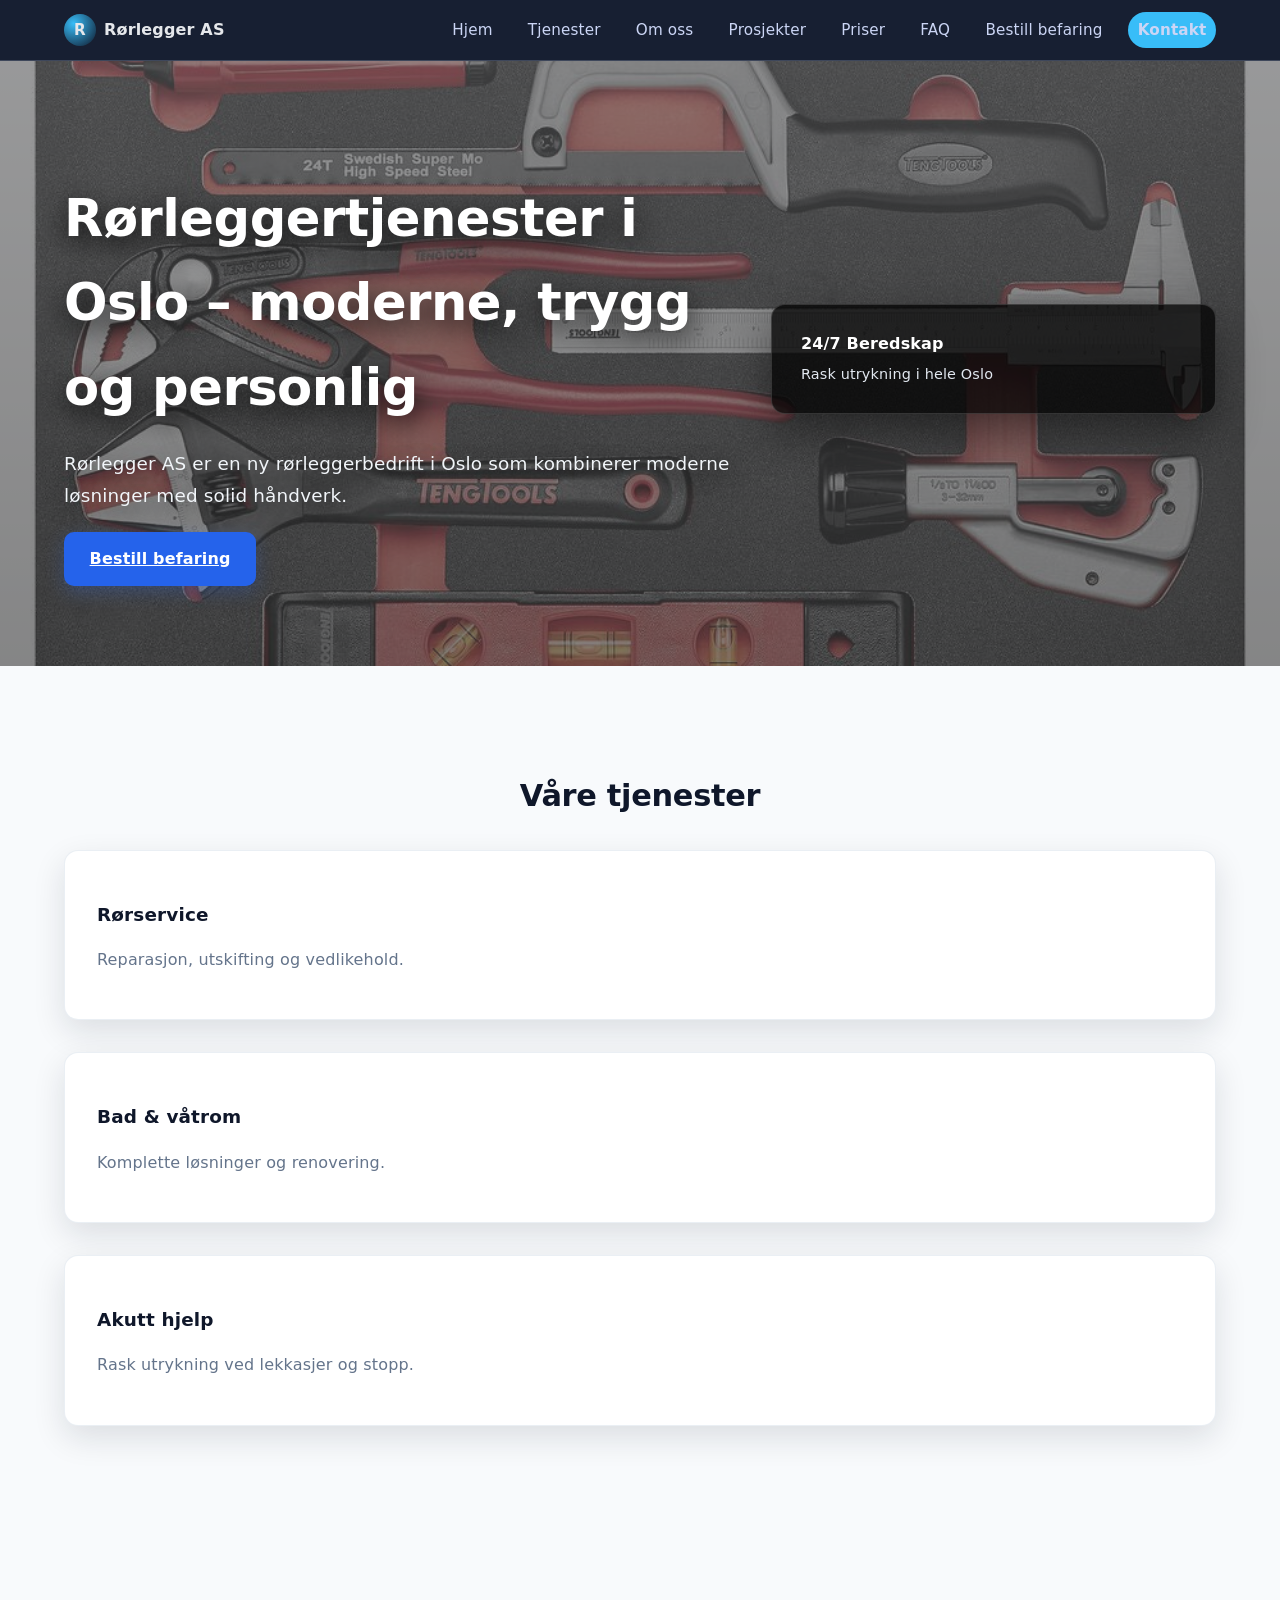
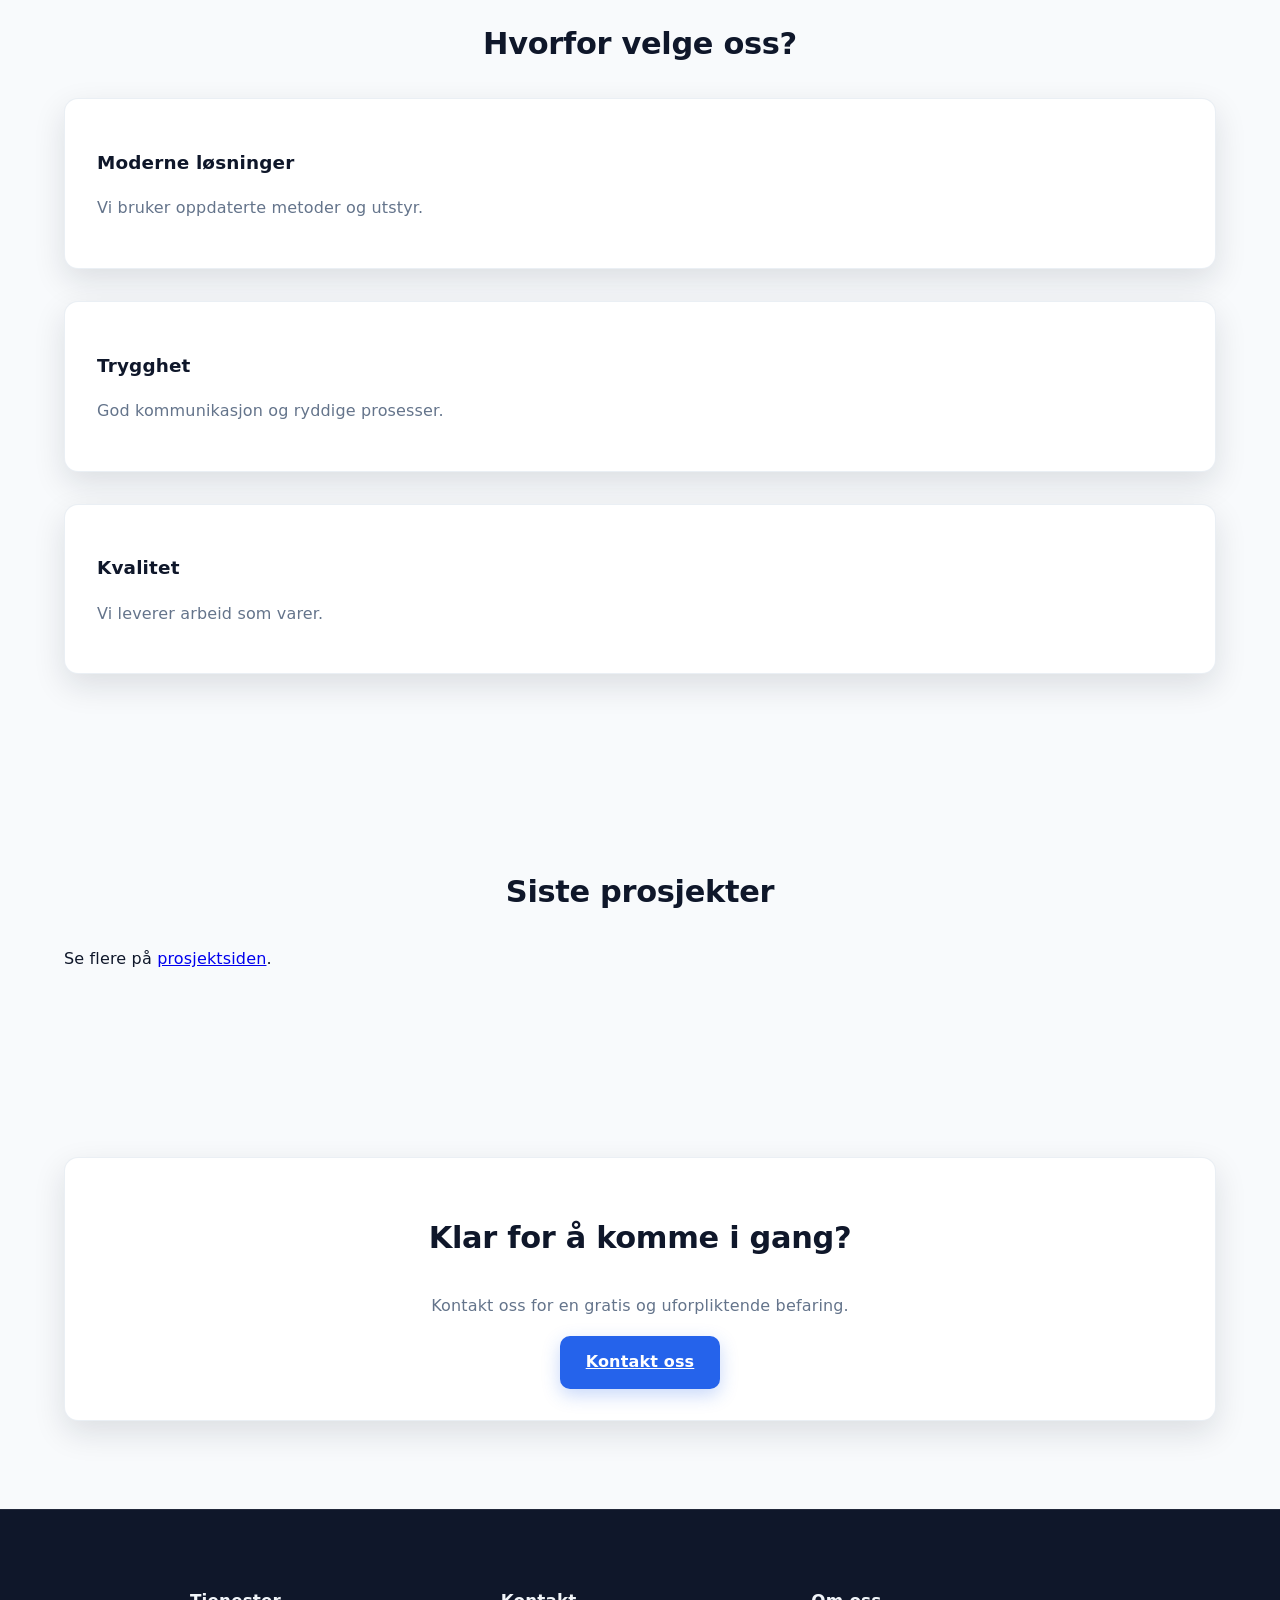
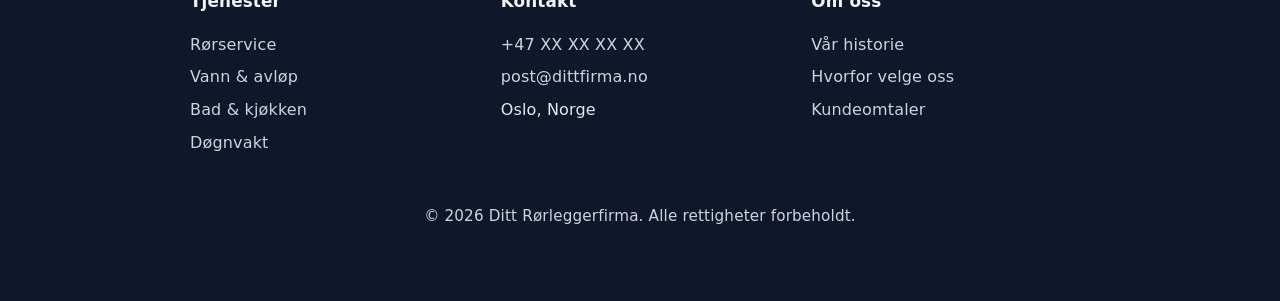
<file: index.html>
<!DOCTYPE html>
<html lang="no">
<head>
    <meta charset="UTF-8">
    <meta name="viewport" content="width=device-width, initial-scale=1.0">
    <title>Rørlegger AS – Din rørlegger i Oslo</title>
    <link rel="stylesheet" href="css/style.css">
</head>

<body>

    <header class="site-header">
        <div class="container header-inner">
            <div class="logo">
                <span class="logo-mark">R</span>
                <span class="logo-text">Rørlegger AS</span>
            </div>

            <nav class="main-nav">
                <a href="index.html" class="active">Hjem</a>
                <a href="tjenester.html">Tjenester</a>
                <a href="om-oss.html">Om oss</a>
                <a href="prosjekter.html">Prosjekter</a>
                <a href="priser.html">Priser</a>
                <a href="faq.html">FAQ</a>
                <a href="bestill-befaring.html">Bestill befaring</a>
                <a href="kontakt.html" class="nav-cta">Kontakt</a>
            </nav>
        </div>
    </header>

    <main>

        <!-- HERO -->
        <section class="hero">
            <div class="hero-bg-overlay"></div>

            <div class="container hero-inner">
                <div class="hero-text">
                    <h1>Rørleggertjenester i Oslo – moderne, trygg og personlig</h1>
                    <p>Rørlegger AS er en ny rørleggerbedrift i Oslo som kombinerer moderne løsninger med solid håndverk.</p>
                    <a href="bestill-befaring.html" class="btn btn-primary">Bestill befaring</a>
                </div>

                <div class="hero-badge">
                    <p>24/7 Beredskap</p>
                    <span>Rask utrykning i hele Oslo</span>
                </div>
            </div>
        </section>

        <!-- TJENESTER -->
        <section class="section">
            <div class="container">
                <h2>Våre tjenester</h2>

                <div class="grid">
                    <div class="card">
                        <h3>Rørservice</h3>
                        <p>Reparasjon, utskifting og vedlikehold.</p>
                    </div>

                    <div class="card">
                        <h3>Bad & våtrom</h3>
                        <p>Komplette løsninger og renovering.</p>
                    </div>

                    <div class="card">
                        <h3>Akutt hjelp</h3>
                        <p>Rask utrykning ved lekkasjer og stopp.</p>
                    </div>
                </div>
            </div>
        </section>

        <!-- HVORFOR OSS -->
        <section class="section">
            <div class="container">
                <h2>Hvorfor velge oss?</h2>

                <div class="grid">
                    <div class="card">
                        <h3>Moderne løsninger</h3>
                        <p>Vi bruker oppdaterte metoder og utstyr.</p>
                    </div>

                    <div class="card">
                        <h3>Trygghet</h3>
                        <p>God kommunikasjon og ryddige prosesser.</p>
                    </div>

                    <div class="card">
                        <h3>Kvalitet</h3>
                        <p>Vi leverer arbeid som varer.</p>
                    </div>
                </div>
            </div>
        </section>

        <!-- PROSJEKTER -->
        <section class="section">
            <div class="container">
                <h2>Siste prosjekter</h2>
                <p>Se flere på <a href="prosjekter.html">prosjektsiden</a>.</p>
            </div>
        </section>

        <!-- CTA -->
        <section class="section">
            <div class="container">
                <div class="card" style="text-align: center;">
                    <h2>Klar for å komme i gang?</h2>
                    <p>Kontakt oss for en gratis og uforpliktende befaring.</p>
                    <a href="kontakt.html" class="btn btn-primary">Kontakt oss</a>
                </div>
            </div>
        </section>

    </main>

    <footer>
        <div class="footer-grid">

            <div>
                <h4>Tjenester</h4>
                <ul>
                    <li><a href="/tjenester.html">Rørservice</a></li>
                    <li><a href="/tjenester.html">Vann & avløp</a></li>
                    <li><a href="/tjenester.html">Bad & kjøkken</a></li>
                    <li><a href="/tjenester.html">Døgnvakt</a></li>
                </ul>
            </div>

            <div>
                <h4>Kontakt</h4>
                <ul>
                    <li><a href="tel:+47XXXXXXXX">+47 XX XX XX XX</a></li>
                    <li><a href="mailto:post@dittfirma.no">post@dittfirma.no</a></li>
                    <li>Oslo, Norge</li>
                </ul>
            </div>

            <div>
                <h4>Om oss</h4>
                <ul>
                    <li><a href="/om-oss.html">Vår historie</a></li>
                    <li><a href="/om-oss.html">Hvorfor velge oss</a></li>
                    <li><a href="/om-oss.html">Kundeomtaler</a></li>
                </ul>
            </div>

        </div>

        <p>© 2026 Ditt Rørleggerfirma. Alle rettigheter forbeholdt.</p>
    </footer>

</body>
</html>
</file>
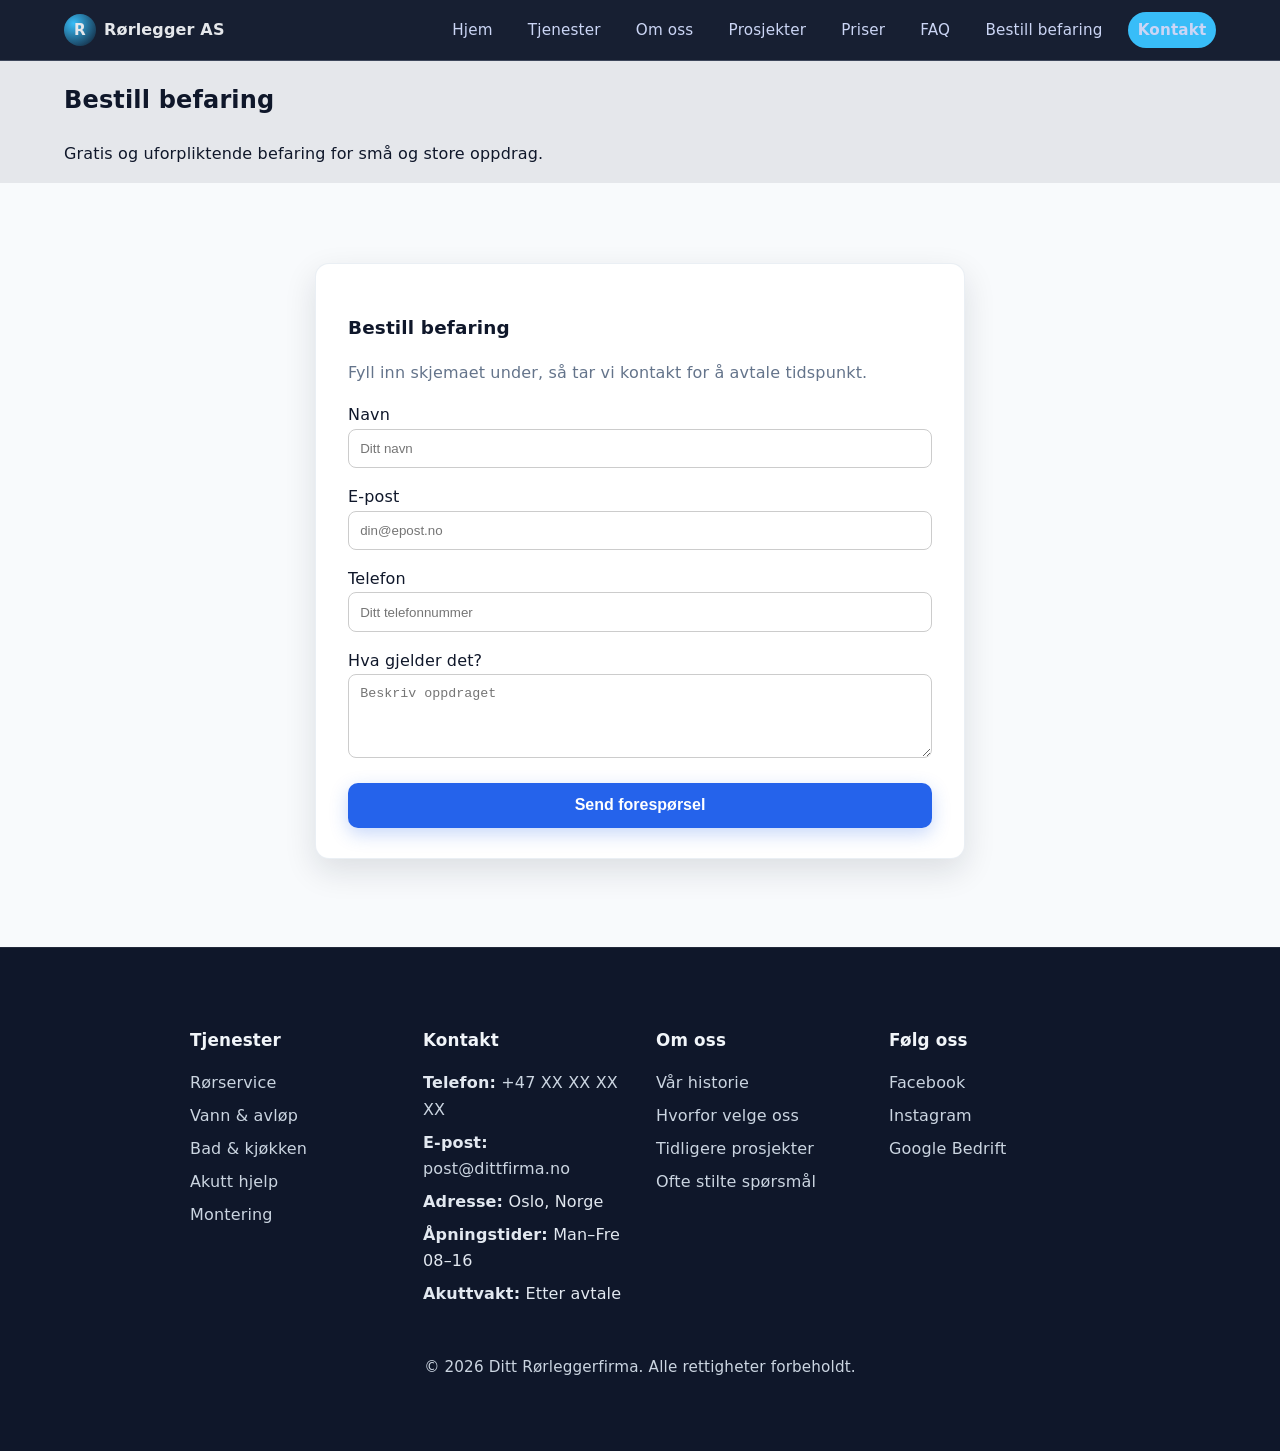
<file: bestill-befaring.html>
<!DOCTYPE html>
<html lang="no">
<head>
    <meta charset="UTF-8">
    <meta name="viewport" content="width=device-width, initial-scale=1.0">
    <title>Bestill befaring – Rørlegger AS</title>
    <link rel="stylesheet" href="css/style.css">
</head>

<body>

    <header class="site-header">
        <div class="container header-inner">
            <div class="logo">
                <span class="logo-mark">R</span>
                <span class="logo-text">Rørlegger AS</span>
            </div>

            <nav class="main-nav">
                <a href="index.html">Hjem</a>
                <a href="tjenester.html">Tjenester</a>
                <a href="om-oss.html">Om oss</a>
                <a href="prosjekter.html">Prosjekter</a>
                <a href="priser.html">Priser</a>
                <a href="faq.html">FAQ</a>
                <a href="bestill-befaring.html" class="active">Bestill befaring</a>
                <a href="kontakt.html" class="nav-cta">Kontakt</a>
            </nav>
        </div>
    </header>

    <main>

        <section class="sub-hero">
            <div class="container">
                <h1>Bestill befaring</h1>
                <p>Gratis og uforpliktende befaring for små og store oppdrag.</p>
            </div>
        </section>

        <section class="section">
            <div class="container" style="max-width: 650px;">

                <div class="card">
                    <h3>Bestill befaring</h3>
                    <p>Fyll inn skjemaet under, så tar vi kontakt for å avtale tidspunkt.</p>

                    <form style="display: grid; gap: 1rem; margin-top: 1rem;">

                        <div>
                            <label>Navn</label>
                            <input type="text" placeholder="Ditt navn" style="width:100%; padding:0.7rem; border-radius:8px; border:1px solid #ccc;">
                        </div>

                        <div>
                            <label>E‑post</label>
                            <input type="email" placeholder="din@epost.no" style="width:100%; padding:0.7rem; border-radius:8px; border:1px solid #ccc;">
                        </div>

                        <div>
                            <label>Telefon</label>
                            <input type="text" placeholder="Ditt telefonnummer" style="width:100%; padding:0.7rem; border-radius:8px; border:1px solid #ccc;">
                        </div>

                        <div>
                            <label>Hva gjelder det?</label>
                            <textarea placeholder="Beskriv oppdraget" rows="4" style="width:100%; padding:0.7rem; border-radius:8px; border:1px solid #ccc;"></textarea>
                        </div>

                        <button class="btn btn-primary" type="submit">Send forespørsel</button>

                    </form>
                </div>

            </div>
        </section>

    </main>

    <footer>
        <div class="footer-grid">

            <div>
                <h4>Tjenester</h4>
                <ul>
                    <li><a href="/tjenester.html">Rørservice</a></li>
                    <li><a href="/tjenester.html">Vann & avløp</a></li>
                    <li><a href="/tjenester.html">Bad & kjøkken</a></li>
                    <li><a href="/tjenester.html">Akutt hjelp</a></li>
                    <li><a href="/tjenester.html">Montering</a></li>
                </ul>
            </div>

            <div>
                <h4>Kontakt</h4>
                <ul>
                    <li><strong>Telefon:</strong> <a href="tel:+47XXXXXXXX">+47 XX XX XX XX</a></li>
                    <li><strong>E‑post:</strong> <a href="mailto:post@dittfirma.no">post@dittfirma.no</a></li>
                    <li><strong>Adresse:</strong> Oslo, Norge</li>
                    <li><strong>Åpningstider:</strong> Man–Fre 08–16</li>
                    <li><strong>Akuttvakt:</strong> Etter avtale</li>
                </ul>
            </div>

            <div>
                <h4>Om oss</h4>
                <ul>
                    <li><a href="/om-oss.html">Vår historie</a></li>
                    <li><a href="/om-oss.html">Hvorfor velge oss</a></li>
                    <li><a href="/prosjekter.html">Tidligere prosjekter</a></li>
                    <li><a href="/faq.html">Ofte stilte spørsmål</a></li>
                </ul>
            </div>

            <div>
                <h4>Følg oss</h4>
                <ul>
                    <li><a href="#">Facebook</a></li>
                    <li><a href="#">Instagram</a></li>
                    <li><a href="#">Google Bedrift</a></li>
                </ul>
            </div>

        </div>

        <p>© 2026 Ditt Rørleggerfirma. Alle rettigheter forbeholdt.</p>
    </footer>

</body>
</html>
</file>
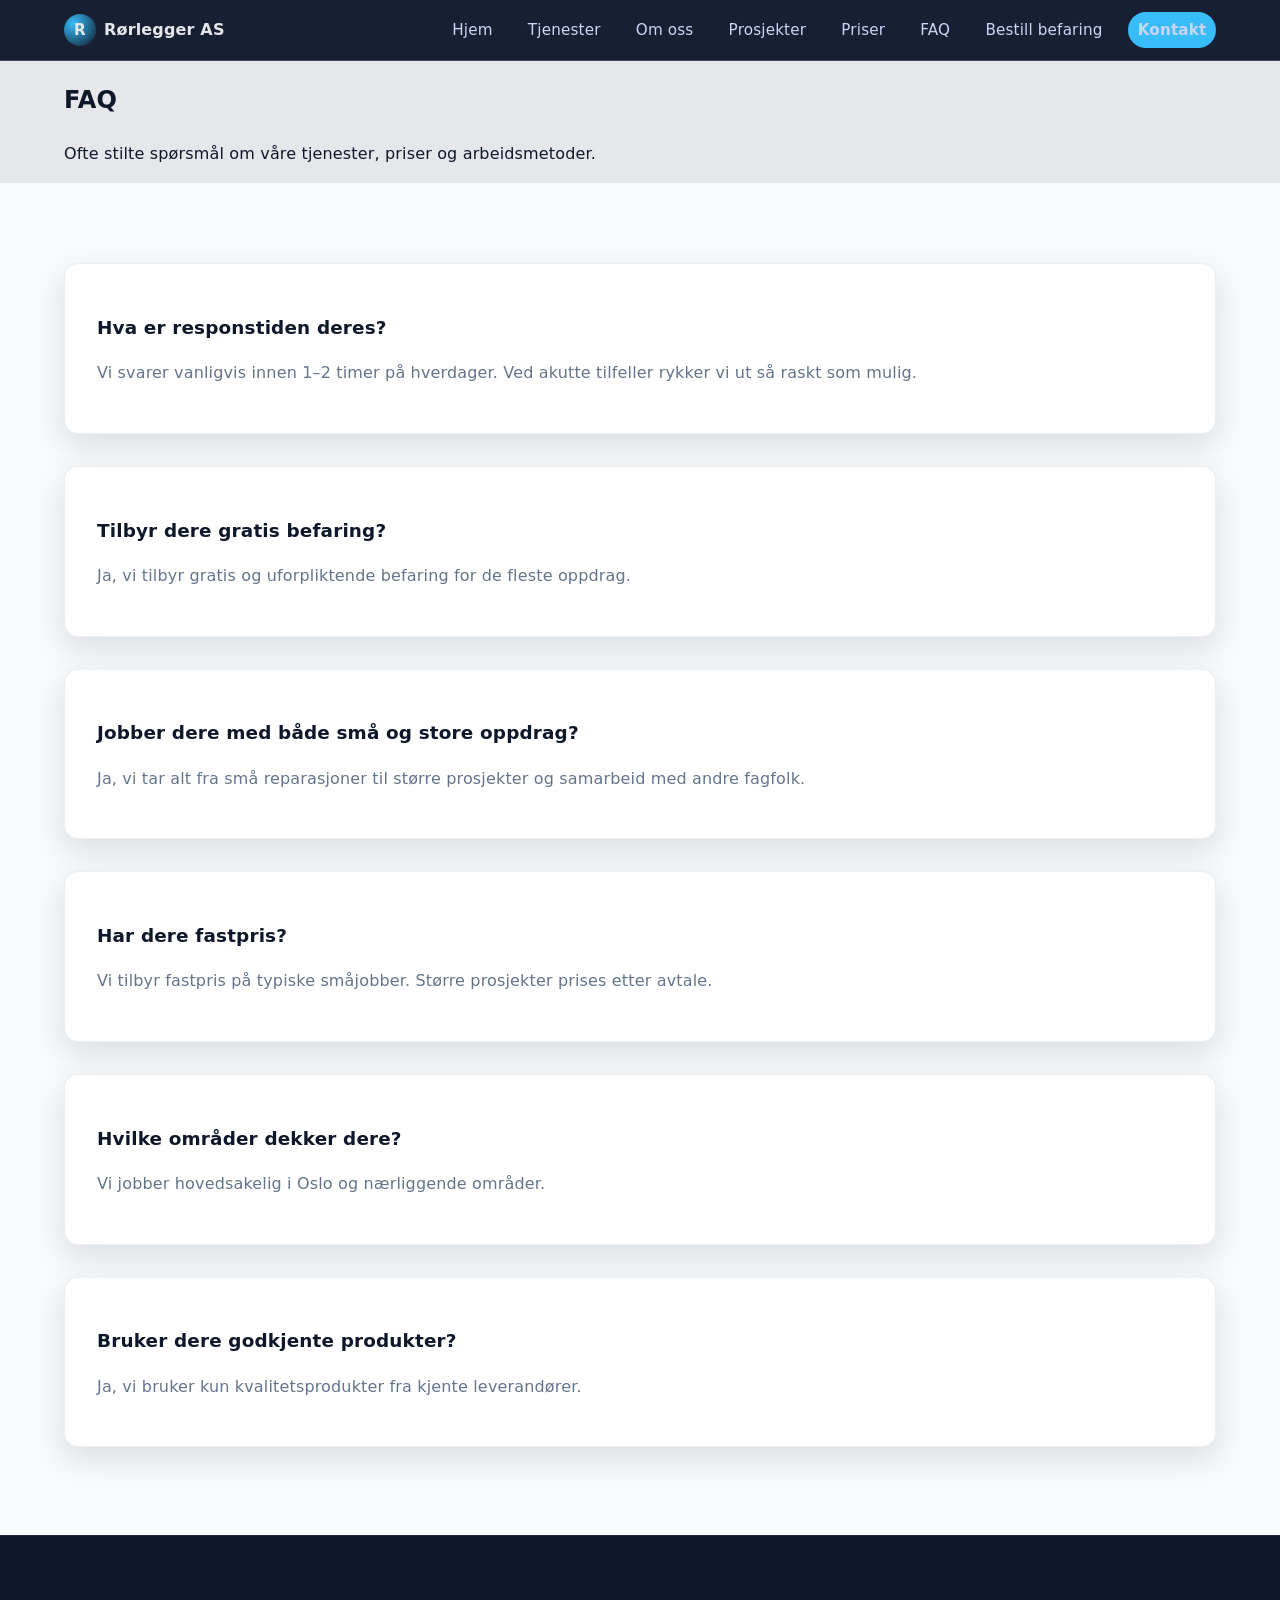
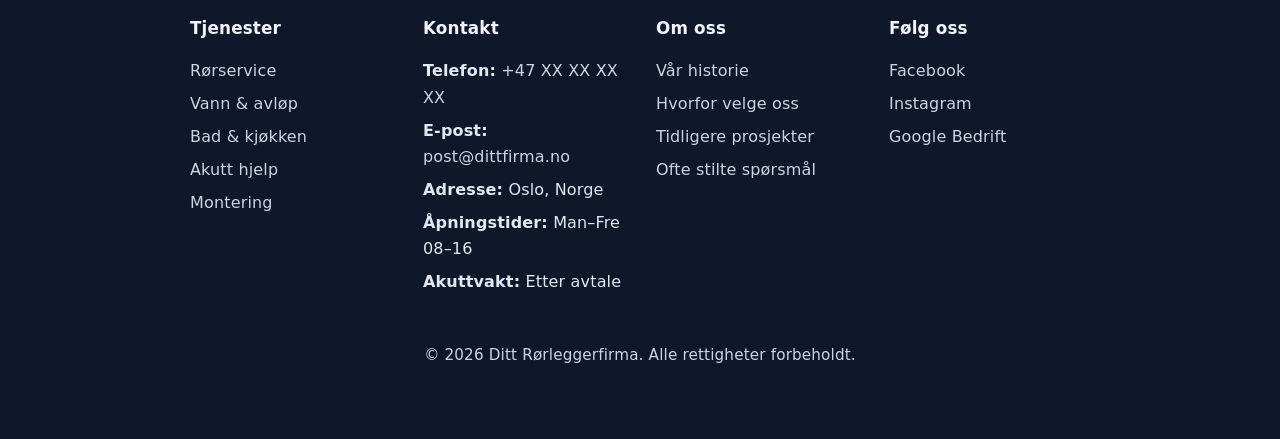
<file: faq.html>
<!DOCTYPE html>
<html lang="no">
<head>
    <meta charset="UTF-8">
    <meta name="viewport" content="width=device-width, initial-scale=1.0">
    <title>FAQ – Rørlegger AS</title>
    <link rel="stylesheet" href="css/style.css">
</head>

<body>

    <header class="site-header">
        <div class="container header-inner">
            <div class="logo">
                <span class="logo-mark">R</span>
                <span class="logo-text">Rørlegger AS</span>
            </div>

            <nav class="main-nav">
                <a href="index.html">Hjem</a>
                <a href="tjenester.html">Tjenester</a>
                <a href="om-oss.html">Om oss</a>
                <a href="prosjekter.html">Prosjekter</a>
                <a href="priser.html">Priser</a>
                <a href="faq.html" class="active">FAQ</a>
                <a href="bestill-befaring.html">Bestill befaring</a>
                <a href="kontakt.html" class="nav-cta">Kontakt</a>
            </nav>
        </div>
    </header>

    <main>

        <section class="sub-hero">
            <div class="container">
                <h1>FAQ</h1>
                <p>Ofte stilte spørsmål om våre tjenester, priser og arbeidsmetoder.</p>
            </div>
        </section>

        <section class="section">
            <div class="container grid">

                <div class="card">
                    <h3>Hva er responstiden deres?</h3>
                    <p>Vi svarer vanligvis innen 1–2 timer på hverdager. Ved akutte tilfeller rykker vi ut så raskt som mulig.</p>
                </div>

                <div class="card">
                    <h3>Tilbyr dere gratis befaring?</h3>
                    <p>Ja, vi tilbyr gratis og uforpliktende befaring for de fleste oppdrag.</p>
                </div>

                <div class="card">
                    <h3>Jobber dere med både små og store oppdrag?</h3>
                    <p>Ja, vi tar alt fra små reparasjoner til større prosjekter og samarbeid med andre fagfolk.</p>
                </div>

                <div class="card">
                    <h3>Har dere fastpris?</h3>
                    <p>Vi tilbyr fastpris på typiske småjobber. Større prosjekter prises etter avtale.</p>
                </div>

                <div class="card">
                    <h3>Hvilke områder dekker dere?</h3>
                    <p>Vi jobber hovedsakelig i Oslo og nærliggende områder.</p>
                </div>

                <div class="card">
                    <h3>Bruker dere godkjente produkter?</h3>
                    <p>Ja, vi bruker kun kvalitetsprodukter fra kjente leverandører.</p>
                </div>

            </div>
        </section>

    </main>

    <footer>
        <div class="footer-grid">

            <div>
                <h4>Tjenester</h4>
                <ul>
                    <li><a href="/tjenester.html">Rørservice</a></li>
                    <li><a href="/tjenester.html">Vann & avløp</a></li>
                    <li><a href="/tjenester.html">Bad & kjøkken</a></li>
                    <li><a href="/tjenester.html">Akutt hjelp</a></li>
                    <li><a href="/tjenester.html">Montering</a></li>
                </ul>
            </div>

            <div>
                <h4>Kontakt</h4>
                <ul>
                    <li><strong>Telefon:</strong> <a href="tel:+47XXXXXXXX">+47 XX XX XX XX</a></li>
                    <li><strong>E‑post:</strong> <a href="mailto:post@dittfirma.no">post@dittfirma.no</a></li>
                    <li><strong>Adresse:</strong> Oslo, Norge</li>
                    <li><strong>Åpningstider:</strong> Man–Fre 08–16</li>
                    <li><strong>Akuttvakt:</strong> Etter avtale</li>
                </ul>
            </div>

            <div>
                <h4>Om oss</h4>
                <ul>
                    <li><a href="/om-oss.html">Vår historie</a></li>
                    <li><a href="/om-oss.html">Hvorfor velge oss</a></li>
                    <li><a href="/prosjekter.html">Tidligere prosjekter</a></li>
                    <li><a href="/faq.html">Ofte stilte spørsmål</a></li>
                </ul>
            </div>

            <div>
                <h4>Følg oss</h4>
                <ul>
                    <li><a href="#">Facebook</a></li>
                    <li><a href="#">Instagram</a></li>
                    <li><a href="#">Google Bedrift</a></li>
                </ul>
            </div>

        </div>

        <p>© 2026 Ditt Rørleggerfirma. Alle rettigheter forbeholdt.</p>
    </footer>

</body>
</html>
</file>
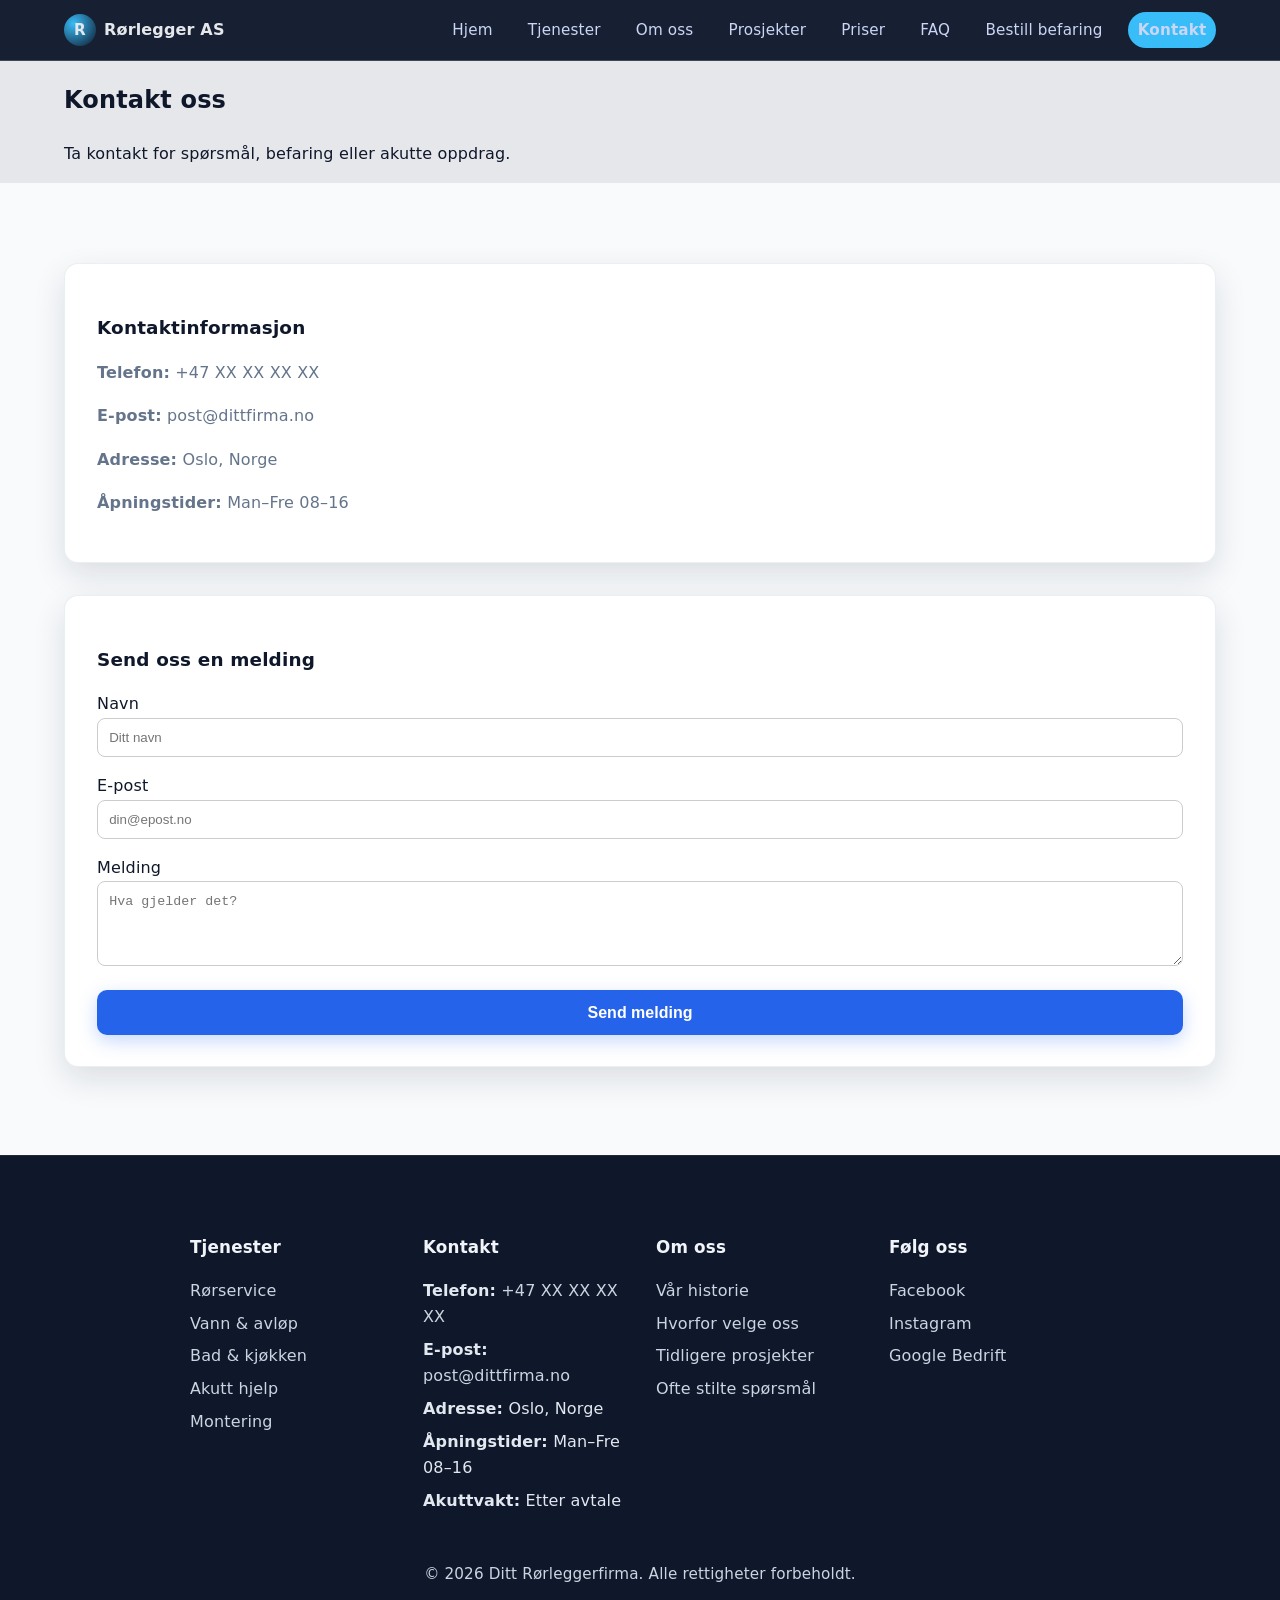
<file: kontakt.html>
<!DOCTYPE html>
<html lang="no">
<head>
    <meta charset="UTF-8">
    <meta name="viewport" content="width=device-width, initial-scale=1.0">
    <title>Kontakt – Rørlegger AS</title>
    <link rel="stylesheet" href="css/style.css">
</head>

<body>

    <header class="site-header">
        <div class="container header-inner">
            <div class="logo">
                <span class="logo-mark">R</span>
                <span class="logo-text">Rørlegger AS</span>
            </div>

            <nav class="main-nav">
                <a href="index.html">Hjem</a>
                <a href="tjenester.html">Tjenester</a>
                <a href="om-oss.html">Om oss</a>
                <a href="prosjekter.html">Prosjekter</a>
                <a href="priser.html">Priser</a>
                <a href="faq.html">FAQ</a>
                <a href="bestill-befaring.html">Bestill befaring</a>
                <a href="kontakt.html" class="nav-cta active">Kontakt</a>
            </nav>
        </div>
    </header>

    <main>

        <section class="sub-hero">
            <div class="container">
                <h1>Kontakt oss</h1>
                <p>Ta kontakt for spørsmål, befaring eller akutte oppdrag.</p>
            </div>
        </section>

        <section class="section">
            <div class="container grid">

                <div class="card">
                    <h3>Kontaktinformasjon</h3>
                    <p><strong>Telefon:</strong> +47 XX XX XX XX</p>
                    <p><strong>E‑post:</strong> post@dittfirma.no</p>
                    <p><strong>Adresse:</strong> Oslo, Norge</p>
                    <p><strong>Åpningstider:</strong> Man–Fre 08–16</p>
                </div>

                <div class="card">
                    <h3>Send oss en melding</h3>

                    <form style="display: grid; gap: 1rem; margin-top: 1rem;">

                        <div>
                            <label>Navn</label>
                            <input type="text" placeholder="Ditt navn" style="width:100%; padding:0.7rem; border-radius:8px; border:1px solid #ccc;">
                        </div>

                        <div>
                            <label>E‑post</label>
                            <input type="email" placeholder="din@epost.no" style="width:100%; padding:0.7rem; border-radius:8px; border:1px solid #ccc;">
                        </div>

                        <div>
                            <label>Melding</label>
                            <textarea placeholder="Hva gjelder det?" rows="4" style="width:100%; padding:0.7rem; border-radius:8px; border:1px solid #ccc;"></textarea>
                        </div>

                        <button class="btn btn-primary" type="submit">Send melding</button>

                    </form>
                </div>

            </div>
        </section>

    </main>

    <footer>
        <div class="footer-grid">

            <div>
                <h4>Tjenester</h4>
                <ul>
                    <li><a href="/tjenester.html">Rørservice</a></li>
                    <li><a href="/tjenester.html">Vann & avløp</a></li>
                    <li><a href="/tjenester.html">Bad & kjøkken</a></li>
                    <li><a href="/tjenester.html">Akutt hjelp</a></li>
                    <li><a href="/tjenester.html">Montering</a></li>
                </ul>
            </div>

            <div>
                <h4>Kontakt</h4>
                <ul>
                    <li><strong>Telefon:</strong> <a href="tel:+47XXXXXXXX">+47 XX XX XX XX</a></li>
                    <li><strong>E‑post:</strong> <a href="mailto:post@dittfirma.no">post@dittfirma.no</a></li>
                    <li><strong>Adresse:</strong> Oslo, Norge</li>
                    <li><strong>Åpningstider:</strong> Man–Fre 08–16</li>
                    <li><strong>Akuttvakt:</strong> Etter avtale</li>
                </ul>
            </div>

            <div>
                <h4>Om oss</h4>
                <ul>
                    <li><a href="/om-oss.html">Vår historie</a></li>
                    <li><a href="/om-oss.html">Hvorfor velge oss</a></li>
                    <li><a href="/prosjekter.html">Tidligere prosjekter</a></li>
                    <li><a href="/faq.html">Ofte stilte spørsmål</a></li>
                </ul>
            </div>

            <div>
                <h4>Følg oss</h4>
                <ul>
                    <li><a href="#">Facebook</a></li>
                    <li><a href="#">Instagram</a></li>
                    <li><a href="#">Google Bedrift</a></li>
                </ul>
            </div>

        </div>

        <p>© 2026 Ditt Rørleggerfirma. Alle rettigheter forbeholdt.</p>
    </footer>

</body>
</html>
</file>
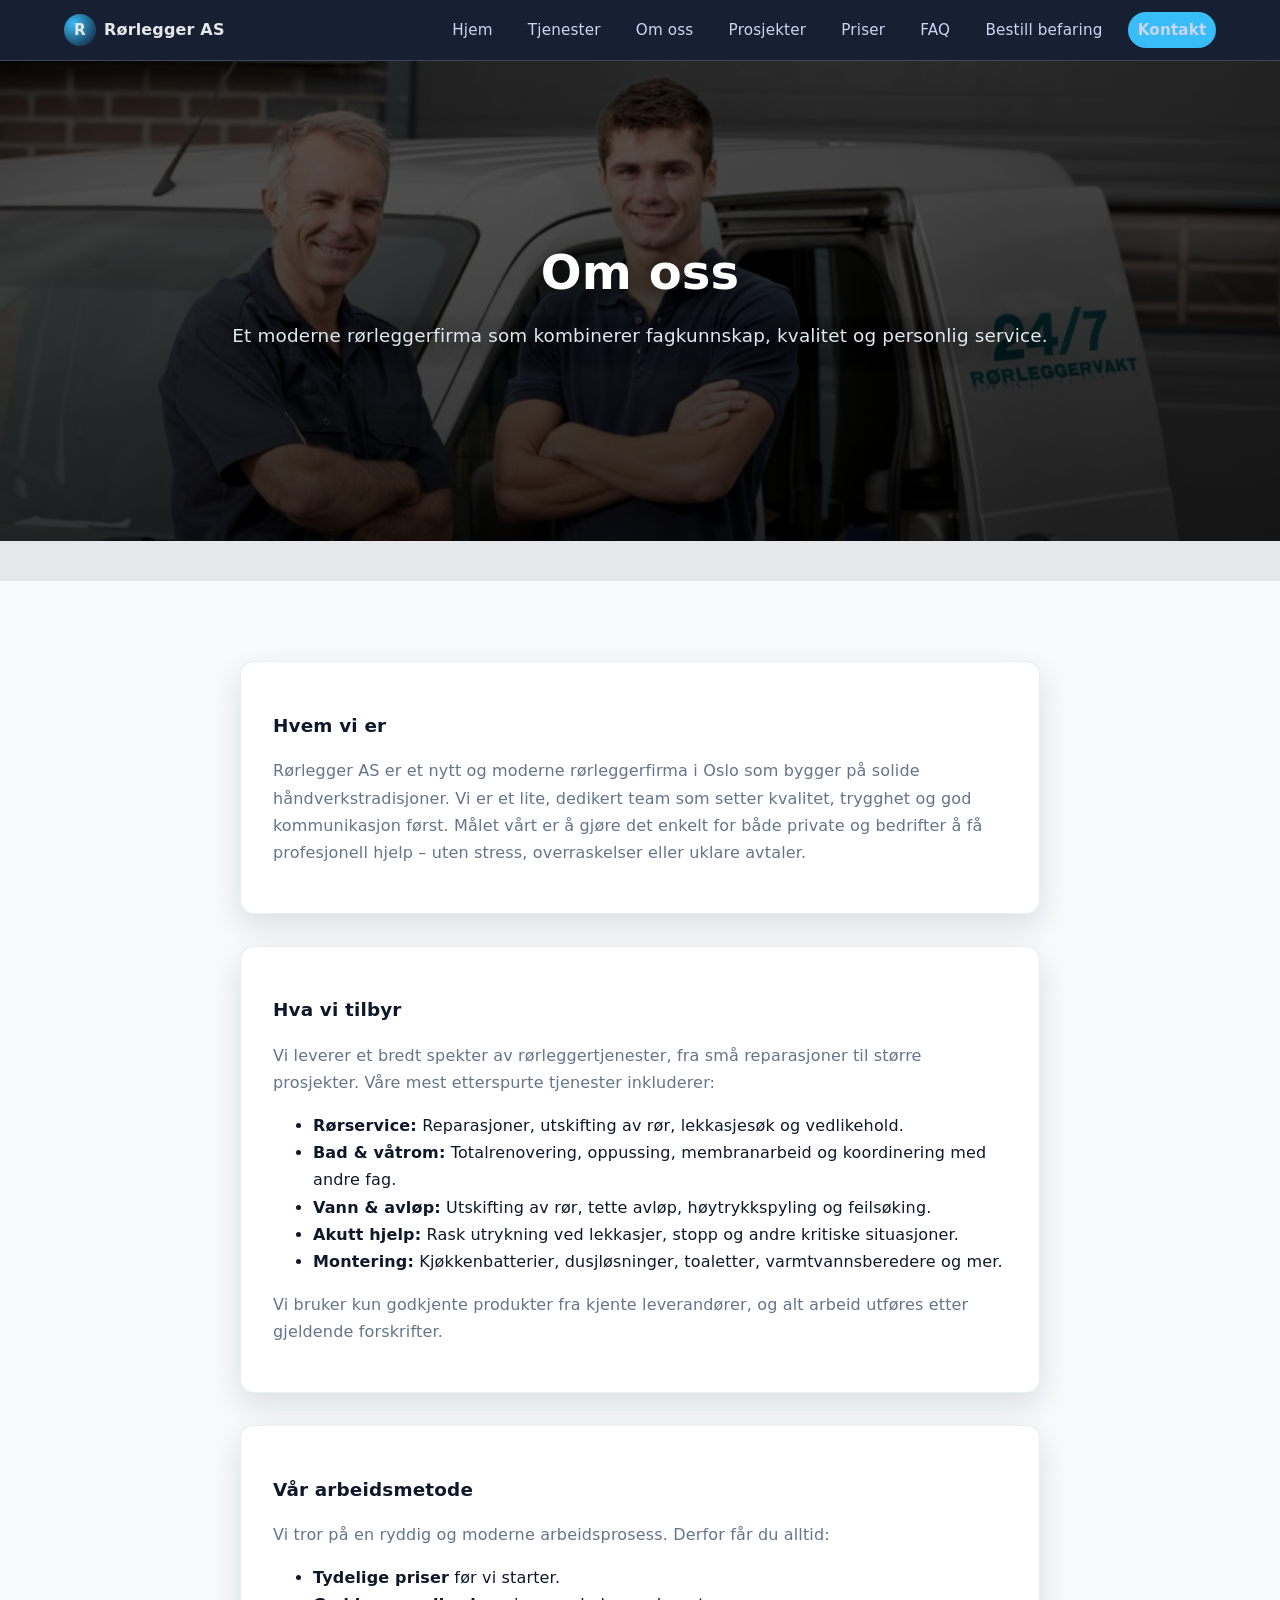
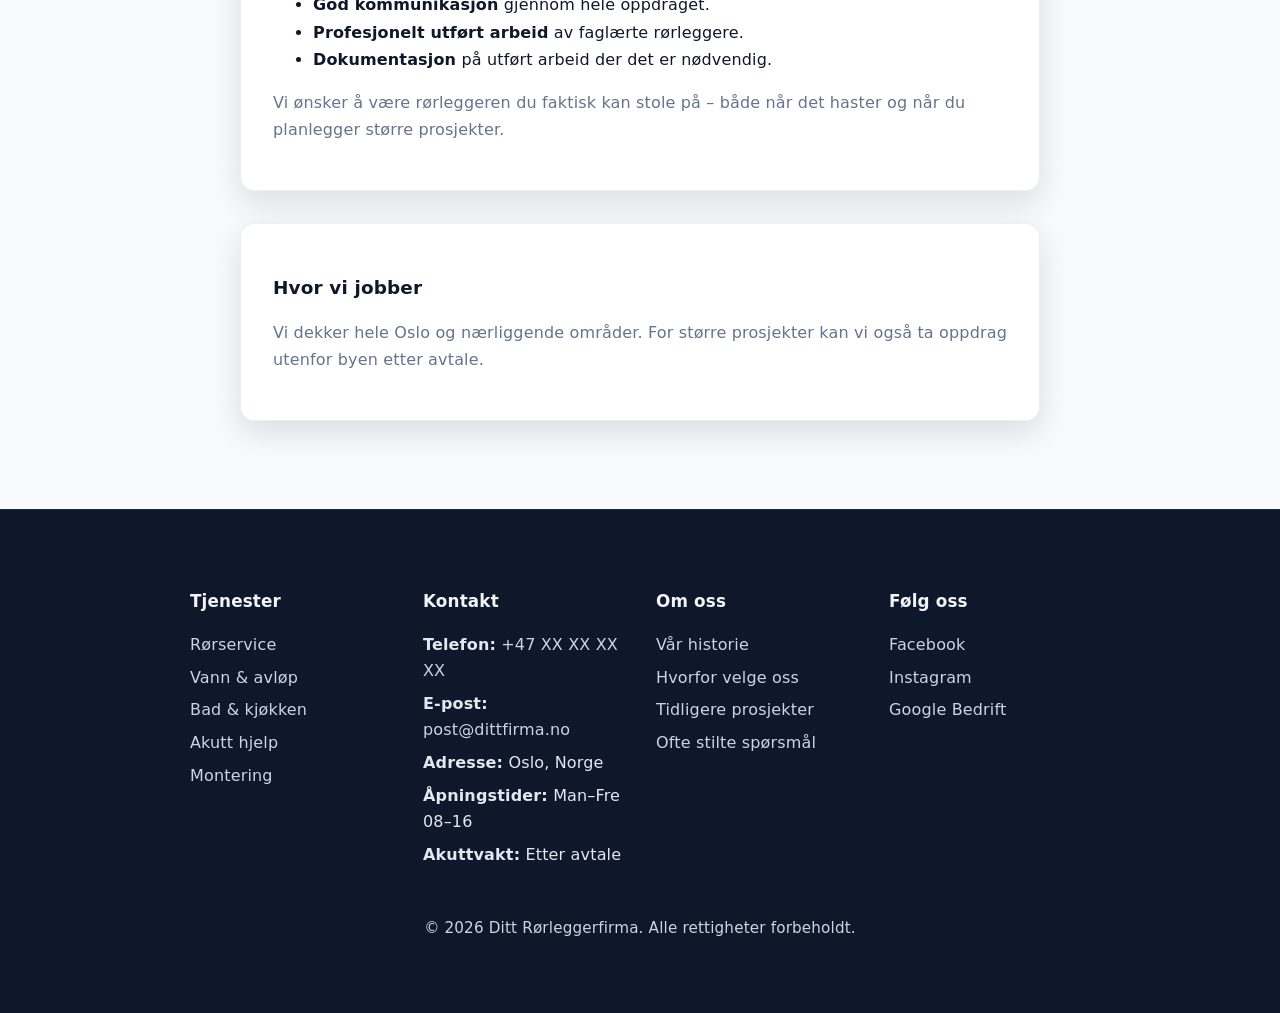
<file: om-oss.html>
<!DOCTYPE html>
<html lang="no">
<head>
    <meta charset="UTF-8">
    <meta name="viewport" content="width=device-width, initial-scale=1.0">
    <title>Om oss – Rørlegger AS</title>
    <link rel="stylesheet" href="css/style.css">
</head>

<body>

    <header class="site-header">
        <div class="container header-inner">
            <div class="logo">
                <span class="logo-mark">R</span>
                <span class="logo-text">Rørlegger AS</span>
            </div>

            <nav class="main-nav">
                <a href="index.html">Hjem</a>
                <a href="tjenester.html">Tjenester</a>
                <a href="om-oss.html" class="active">Om oss</a>
                <a href="prosjekter.html">Prosjekter</a>
                <a href="priser.html">Priser</a>
                <a href="faq.html">FAQ</a>
                <a href="bestill-befaring.html">Bestill befaring</a>
                <a href="kontakt.html" class="nav-cta">Kontakt</a>
            </nav>
        </div>
    </header>

    <main>

        <!-- NY HERO-SEKSJON -->
        <section class="subpage-hero">
            <div class="subpage-hero-bg" style="background-image: url('img/om-oss.jpg');"></div>
            <div class="container subpage-hero-inner">
                <h1>Om oss</h1>
                <p>Et moderne rørleggerfirma som kombinerer fagkunnskap, kvalitet og personlig service.</p>
            </div>
        </section>

        <section class="section">
            <div class="container" style="max-width: 800px;">

                <div class="card">
                    <h3>Hvem vi er</h3>
                    <p>Rørlegger AS er et nytt og moderne rørleggerfirma i Oslo som bygger på solide håndverkstradisjoner. Vi er et lite, dedikert team som setter kvalitet, trygghet og god kommunikasjon først. Målet vårt er å gjøre det enkelt for både private og bedrifter å få profesjonell hjelp – uten stress, overraskelser eller uklare avtaler.</p>
                </div>

                <div class="card" style="margin-top: 2rem;">
                    <h3>Hva vi tilbyr</h3>
                    <p>Vi leverer et bredt spekter av rørleggertjenester, fra små reparasjoner til større prosjekter. Våre mest etterspurte tjenester inkluderer:</p>

                    <ul style="margin-top: 1rem; line-height: 1.7;">
                        <li><strong>Rørservice:</strong> Reparasjoner, utskifting av rør, lekkasjesøk og vedlikehold.</li>
                        <li><strong>Bad & våtrom:</strong> Totalrenovering, oppussing, membranarbeid og koordinering med andre fag.</li>
                        <li><strong>Vann & avløp:</strong> Utskifting av rør, tette avløp, høytrykkspyling og feilsøking.</li>
                        <li><strong>Akutt hjelp:</strong> Rask utrykning ved lekkasjer, stopp og andre kritiske situasjoner.</li>
                        <li><strong>Montering:</strong> Kjøkkenbatterier, dusjløsninger, toaletter, varmtvannsberedere og mer.</li>
                    </ul>

                    <p style="margin-top: 1rem;">Vi bruker kun godkjente produkter fra kjente leverandører, og alt arbeid utføres etter gjeldende forskrifter.</p>
                </div>

                <div class="card" style="margin-top: 2rem;">
                    <h3>Vår arbeidsmetode</h3>
                    <p>Vi tror på en ryddig og moderne arbeidsprosess. Derfor får du alltid:</p>

                    <ul style="margin-top: 1rem; line-height: 1.7;">
                        <li><strong>Tydelige priser</strong> før vi starter.</li>
                        <li><strong>God kommunikasjon</strong> gjennom hele oppdraget.</li>
                        <li><strong>Profesjonelt utført arbeid</strong> av faglærte rørleggere.</li>
                        <li><strong>Dokumentasjon</strong> på utført arbeid der det er nødvendig.</li>
                    </ul>

                    <p style="margin-top: 1rem;">Vi ønsker å være rørleggeren du faktisk kan stole på – både når det haster og når du planlegger større prosjekter.</p>
                </div>

                <div class="card" style="margin-top: 2rem;">
                    <h3>Hvor vi jobber</h3>
                    <p>Vi dekker hele Oslo og nærliggende områder. For større prosjekter kan vi også ta oppdrag utenfor byen etter avtale.</p>
                </div>

            </div>
        </section>

    </main>

    <footer>
        <div class="footer-grid">

            <div>
                <h4>Tjenester</h4>
                <ul>
                    <li><a href="/tjenester.html">Rørservice</a></li>
                    <li><a href="/tjenester.html">Vann & avløp</a></li>
                    <li><a href="/tjenester.html">Bad & kjøkken</a></li>
                    <li><a href="/tjenester.html">Akutt hjelp</a></li>
                    <li><a href="/tjenester.html">Montering</a></li>
                </ul>
            </div>

            <div>
                <h4>Kontakt</h4>
                <ul>
                    <li><strong>Telefon:</strong> <a href="tel:+47XXXXXXXX">+47 XX XX XX XX</a></li>
                    <li><strong>E‑post:</strong> <a href="mailto:post@dittfirma.no">post@dittfirma.no</a></li>
                    <li><strong>Adresse:</strong> Oslo, Norge</li>
                    <li><strong>Åpningstider:</strong> Man–Fre 08–16</li>
                    <li><strong>Akuttvakt:</strong> Etter avtale</li>
                </ul>
            </div>

            <div>
                <h4>Om oss</h4>
                <ul>
                    <li><a href="/om-oss.html">Vår historie</a></li>
                    <li><a href="/om-oss.html">Hvorfor velge oss</a></li>
                    <li><a href="/prosjekter.html">Tidligere prosjekter</a></li>
                    <li><a href="/faq.html">Ofte stilte spørsmål</a></li>
                </ul>
            </div>

            <div>
                <h4>Følg oss</h4>
                <ul>
                    <li><a href="#">Facebook</a></li>
                    <li><a href="#">Instagram</a></li>
                    <li><a href="#">Google Bedrift</a></li>
                </ul>
            </div>

        </div>

        <p>© 2026 Ditt Rørleggerfirma. Alle rettigheter forbeholdt.</p>
    </footer>

</body>
</html>
</file>
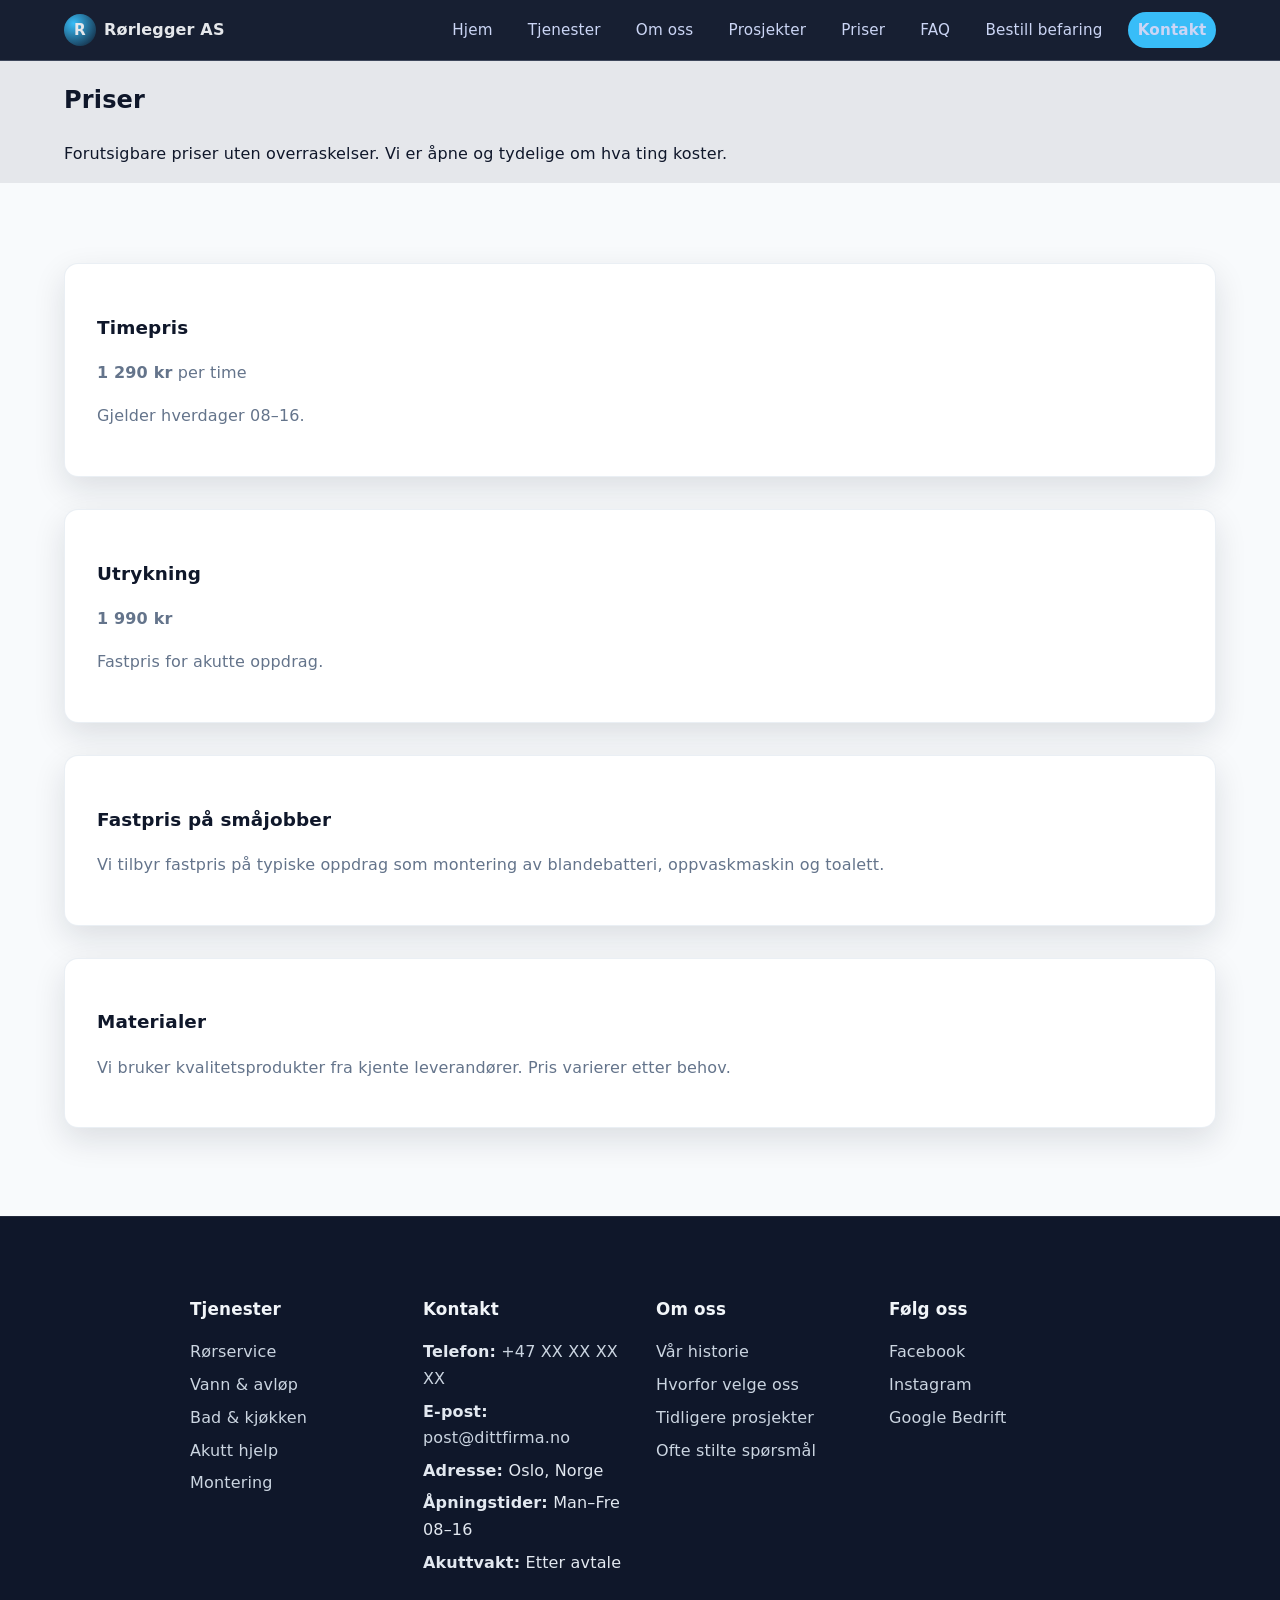
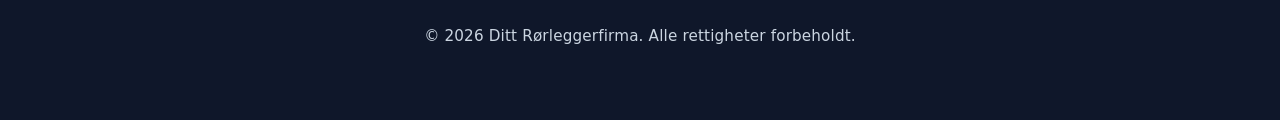
<file: priser.html>
<!DOCTYPE html>
<html lang="no">
<head>
    <meta charset="UTF-8">
    <meta name="viewport" content="width=device-width, initial-scale=1.0">
    <title>Priser – Rørlegger AS</title>
    <link rel="stylesheet" href="css/style.css">
</head>

<body>

    <header class="site-header">
        <div class="container header-inner">
            <div class="logo">
                <span class="logo-mark">R</span>
                <span class="logo-text">Rørlegger AS</span>
            </div>

            <nav class="main-nav">
                <a href="index.html">Hjem</a>
                <a href="tjenester.html">Tjenester</a>
                <a href="om-oss.html">Om oss</a>
                <a href="prosjekter.html">Prosjekter</a>
                <a href="priser.html" class="active">Priser</a>
                <a href="faq.html">FAQ</a>
                <a href="bestill-befaring.html">Bestill befaring</a>
                <a href="kontakt.html" class="nav-cta">Kontakt</a>
            </nav>
        </div>
    </header>

    <main>

        <section class="sub-hero">
            <div class="container">
                <h1>Priser</h1>
                <p>Forutsigbare priser uten overraskelser. Vi er åpne og tydelige om hva ting koster.</p>
            </div>
        </section>

        <section class="section">
            <div class="container grid">

                <div class="card">
                    <h3>Timepris</h3>
                    <p><strong>1 290 kr</strong> per time</p>
                    <p class="muted">Gjelder hverdager 08–16.</p>
                </div>

                <div class="card">
                    <h3>Utrykning</h3>
                    <p><strong>1 990 kr</strong></p>
                    <p class="muted">Fastpris for akutte oppdrag.</p>
                </div>

                <div class="card">
                    <h3>Fastpris på småjobber</h3>
                    <p>Vi tilbyr fastpris på typiske oppdrag som montering av blandebatteri, oppvaskmaskin og toalett.</p>
                </div>

                <div class="card">
                    <h3>Materialer</h3>
                    <p>Vi bruker kvalitetsprodukter fra kjente leverandører. Pris varierer etter behov.</p>
                </div>

            </div>
        </section>

    </main>

    <footer>
        <div class="footer-grid">

            <div>
                <h4>Tjenester</h4>
                <ul>
                    <li><a href="/tjenester.html">Rørservice</a></li>
                    <li><a href="/tjenester.html">Vann & avløp</a></li>
                    <li><a href="/tjenester.html">Bad & kjøkken</a></li>
                    <li><a href="/tjenester.html">Akutt hjelp</a></li>
                    <li><a href="/tjenester.html">Montering</a></li>
                </ul>
            </div>

            <div>
                <h4>Kontakt</h4>
                <ul>
                    <li><strong>Telefon:</strong> <a href="tel:+47XXXXXXXX">+47 XX XX XX XX</a></li>
                    <li><strong>E‑post:</strong> <a href="mailto:post@dittfirma.no">post@dittfirma.no</a></li>
                    <li><strong>Adresse:</strong> Oslo, Norge</li>
                    <li><strong>Åpningstider:</strong> Man–Fre 08–16</li>
                    <li><strong>Akuttvakt:</strong> Etter avtale</li>
                </ul>
            </div>

            <div>
                <h4>Om oss</h4>
                <ul>
                    <li><a href="/om-oss.html">Vår historie</a></li>
                    <li><a href="/om-oss.html">Hvorfor velge oss</a></li>
                    <li><a href="/prosjekter.html">Tidligere prosjekter</a></li>
                    <li><a href="/faq.html">Ofte stilte spørsmål</a></li>
                </ul>
            </div>

            <div>
                <h4>Følg oss</h4>
                <ul>
                    <li><a href="#">Facebook</a></li>
                    <li><a href="#">Instagram</a></li>
                    <li><a href="#">Google Bedrift</a></li>
                </ul>
            </div>

        </div>

        <p>© 2026 Ditt Rørleggerfirma. Alle rettigheter forbeholdt.</p>
    </footer>

</body>
</html>
</file>
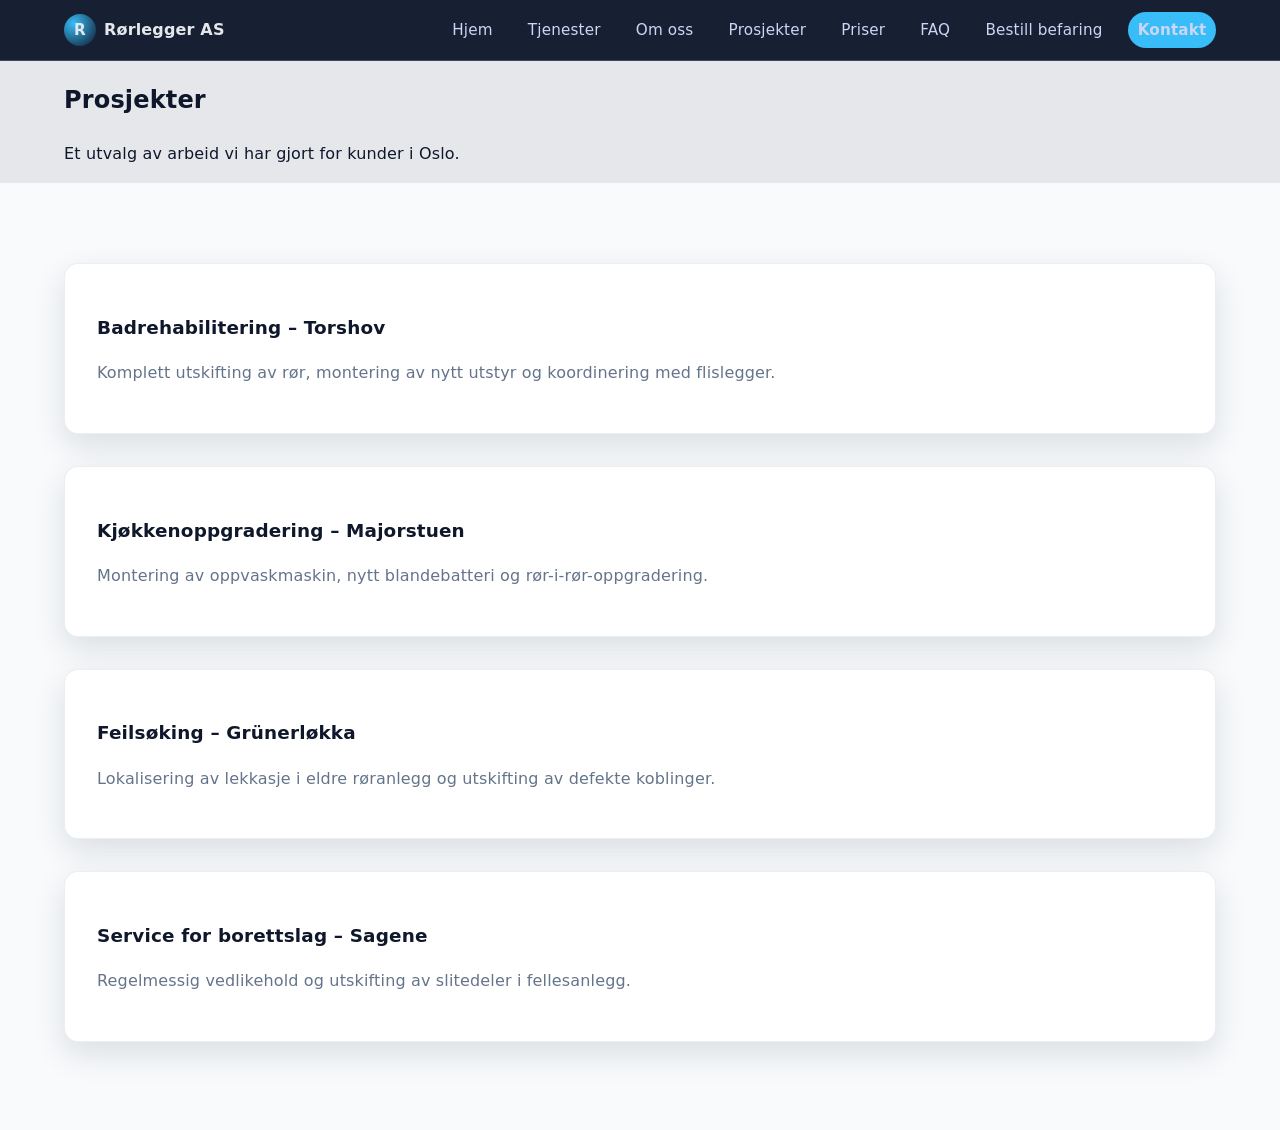
<file: Prosjekter.html>
<!DOCTYPE html>
<html lang="no">
<head>
    <meta charset="UTF-8">
    <meta name="viewport" content="width=device-width, initial-scale=1.0">
    <title>Prosjekter – Rørlegger AS</title>
    <link rel="stylesheet" href="css/style.css">
</head>

<body>

<header class="site-header">
    <div class="container header-inner">
        <div class="logo">
            <span class="logo-mark">R</span>
            <span class="logo-text">Rørlegger AS</span>
        </div>
        <nav class="main-nav">
            <a href="index.html">Hjem</a>
            <a href="tjenester.html">Tjenester</a>
            <a href="om-oss.html">Om oss</a>
            <a href="prosjekter.html" class="active">Prosjekter</a>
            <a href="priser.html">Priser</a>
            <a href="faq.html">FAQ</a>
            <a href="bestill-befaring.html">Bestill befaring</a>
            <a href="kontakt.html" class="nav-cta">Kontakt</a>
        </nav>
    </div>
</header>

<main>
    <section class="sub-hero">
        <div class="container">
            <h1>Prosjekter</h1>
            <p>Et utvalg av arbeid vi har gjort for kunder i Oslo.</p>
        </div>
    </section>

    <section class="section">
        <div class="container grid">
            <div class="card">
                <h3>Badrehabilitering – Torshov</h3>
                <p>Komplett utskifting av rør, montering av nytt utstyr og koordinering med flislegger.</p>
            </div>

            <div class="card">
                <h3>Kjøkkenoppgradering – Majorstuen</h3>
                <p>Montering av oppvaskmaskin, nytt blandebatteri og rør-i-rør-oppgradering.</p>
            </div>

            <div class="card">
                <h3>Feilsøking – Grünerløkka</h3>
                <p>Lokalisering av lekkasje i eldre røranlegg og utskifting av defekte koblinger.</p>
            </div>

            <div class="card">
                <h3>Service for borettslag – Sagene</h3>
                <p>Regelmessig vedlikehold og utskifting av slitedeler i fellesanlegg.</p>
            </div>
        </div>
    </section>
</main>

</body>
</html>
</file>
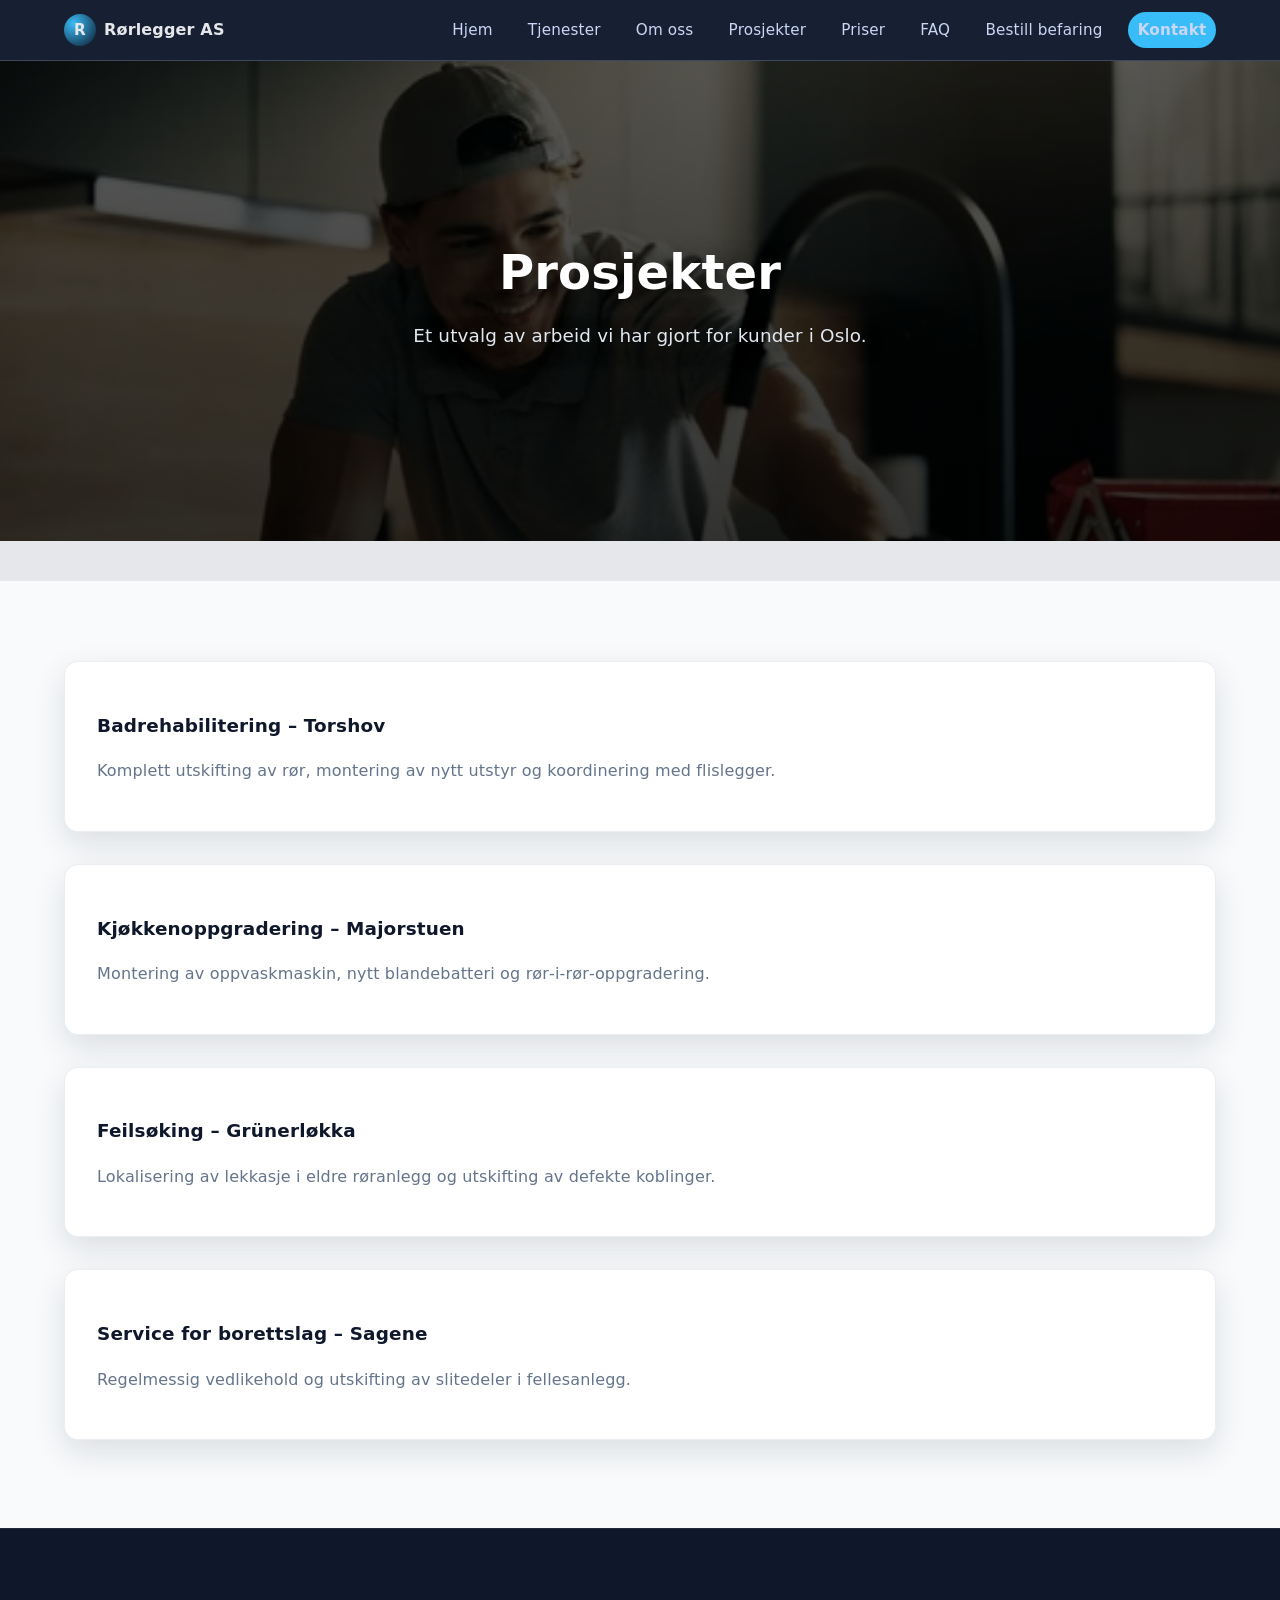
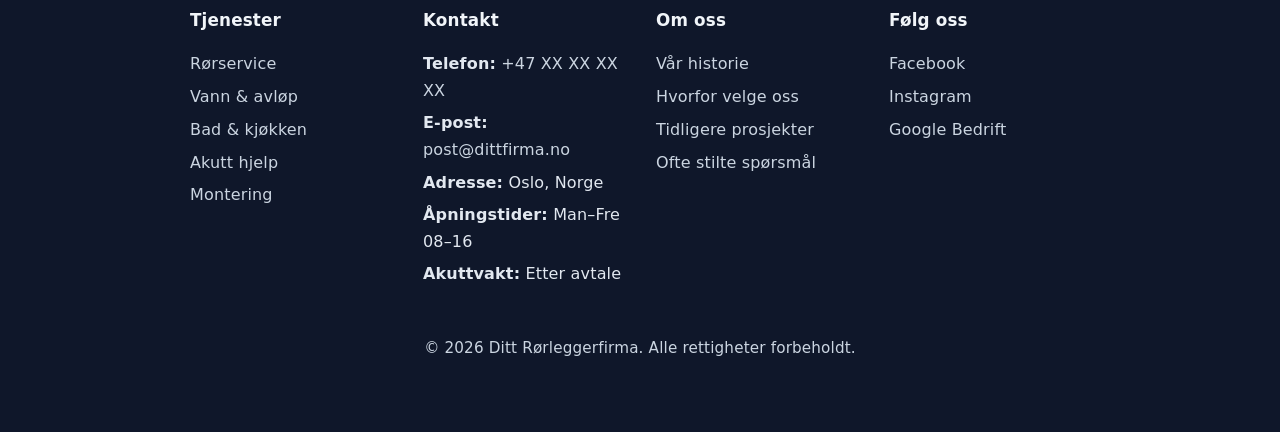
<file: prosjekter.html>
<!DOCTYPE html>
<html lang="no">
<head>
    <meta charset="UTF-8">
    <meta name="viewport" content="width=device-width, initial-scale=1.0">
    <title>Prosjekter – Rørlegger AS</title>
    <link rel="stylesheet" href="css/style.css">
</head>

<body>

    <header class="site-header">
        <div class="container header-inner">
            <div class="logo">
                <span class="logo-mark">R</span>
                <span class="logo-text">Rørlegger AS</span>
            </div>

            <nav class="main-nav">
                <a href="index.html">Hjem</a>
                <a href="tjenester.html">Tjenester</a>
                <a href="om-oss.html">Om oss</a>
                <a href="prosjekter.html" class="active">Prosjekter</a>
                <a href="priser.html">Priser</a>
                <a href="faq.html">FAQ</a>
                <a href="bestill-befaring.html">Bestill befaring</a>
                <a href="kontakt.html" class="nav-cta">Kontakt</a>
            </nav>
        </div>
    </header>

    <main>

        <!-- NY HERO-SEKSJON MED BILDE -->
        <section class="subpage-hero">
            <div class="subpage-hero-bg" style="background-image: url('img/prosjekter.jpg');"></div>
            <div class="container subpage-hero-inner">
                <h1>Prosjekter</h1>
                <p>Et utvalg av arbeid vi har gjort for kunder i Oslo.</p>
            </div>
        </section>

        <!-- INNHOLD (URØRT) -->
        <section class="section">
            <div class="container grid">

                <div class="card">
                    <h3>Badrehabilitering – Torshov</h3>
                    <p>Komplett utskifting av rør, montering av nytt utstyr og koordinering med flislegger.</p>
                </div>

                <div class="card">
                    <h3>Kjøkkenoppgradering – Majorstuen</h3>
                    <p>Montering av oppvaskmaskin, nytt blandebatteri og rør‑i‑rør‑oppgradering.</p>
                </div>

                <div class="card">
                    <h3>Feilsøking – Grünerløkka</h3>
                    <p>Lokalisering av lekkasje i eldre røranlegg og utskifting av defekte koblinger.</p>
                </div>

                <div class="card">
                    <h3>Service for borettslag – Sagene</h3>
                    <p>Regelmessig vedlikehold og utskifting av slitedeler i fellesanlegg.</p>
                </div>

            </div>
        </section>

    </main>

    <footer>
        <div class="footer-grid">

            <div>
                <h4>Tjenester</h4>
                <ul>
                    <li><a href="/tjenester.html">Rørservice</a></li>
                    <li><a href="/tjenester.html">Vann & avløp</a></li>
                    <li><a href="/tjenester.html">Bad & kjøkken</a></li>
                    <li><a href="/tjenester.html">Akutt hjelp</a></li>
                    <li><a href="/tjenester.html">Montering</a></li>
                </ul>
            </div>

            <div>
                <h4>Kontakt</h4>
                <ul>
                    <li><strong>Telefon:</strong> <a href="tel:+47XXXXXXXX">+47 XX XX XX XX</a></li>
                    <li><strong>E‑post:</strong> <a href="mailto:post@dittfirma.no">post@dittfirma.no</a></li>
                    <li><strong>Adresse:</strong> Oslo, Norge</li>
                    <li><strong>Åpningstider:</strong> Man–Fre 08–16</li>
                    <li><strong>Akuttvakt:</strong> Etter avtale</li>
                </ul>
            </div>

            <div>
                <h4>Om oss</h4>
                <ul>
                    <li><a href="/om-oss.html">Vår historie</a></li>
                    <li><a href="/om-oss.html">Hvorfor velge oss</a></li>
                    <li><a href="/prosjekter.html">Tidligere prosjekter</a></li>
                    <li><a href="/faq.html">Ofte stilte spørsmål</a></li>
                </ul>
            </div>

            <div>
                <h4>Følg oss</h4>
                <ul>
                    <li><a href="#">Facebook</a></li>
                    <li><a href="#">Instagram</a></li>
                    <li><a href="#">Google Bedrift</a></li>
                </ul>
            </div>

        </div>

        <p>© 2026 Ditt Rørleggerfirma. Alle rettigheter forbeholdt.</p>
    </footer>

</body>
</html>
</file>
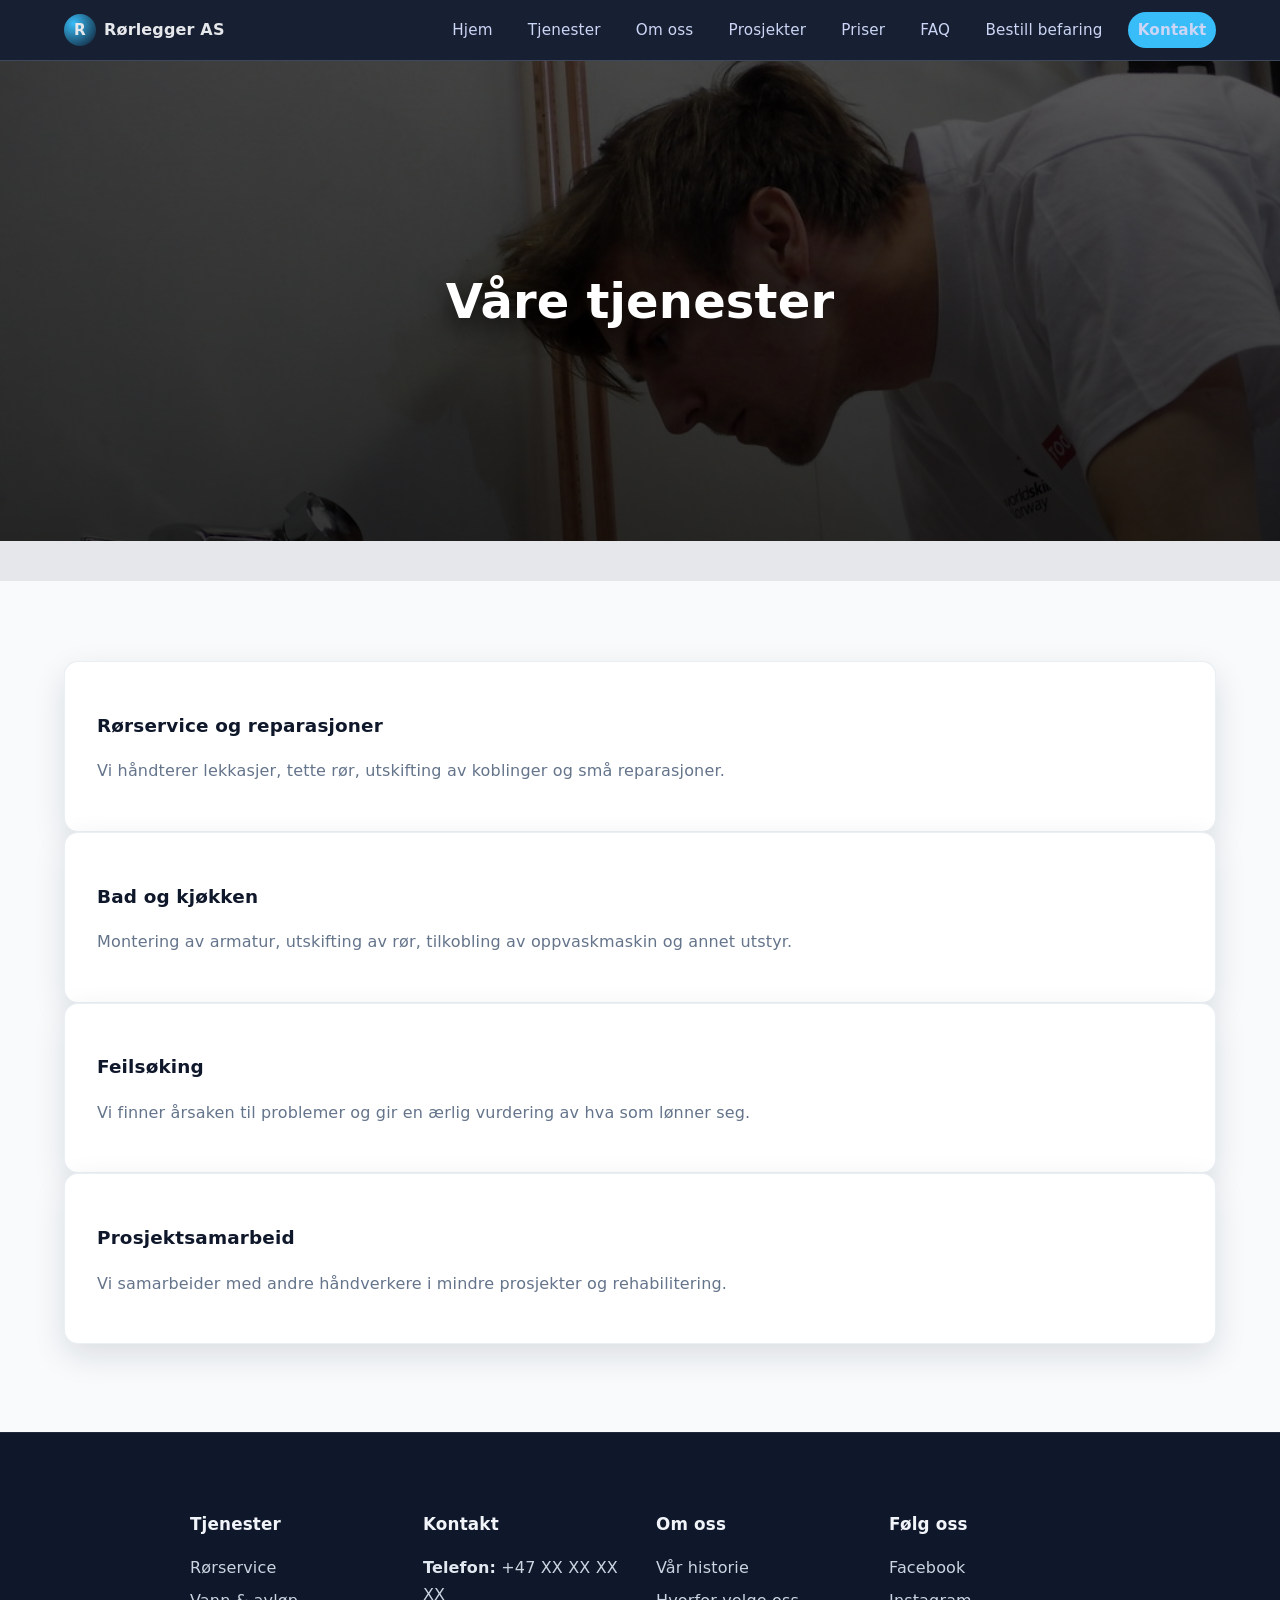
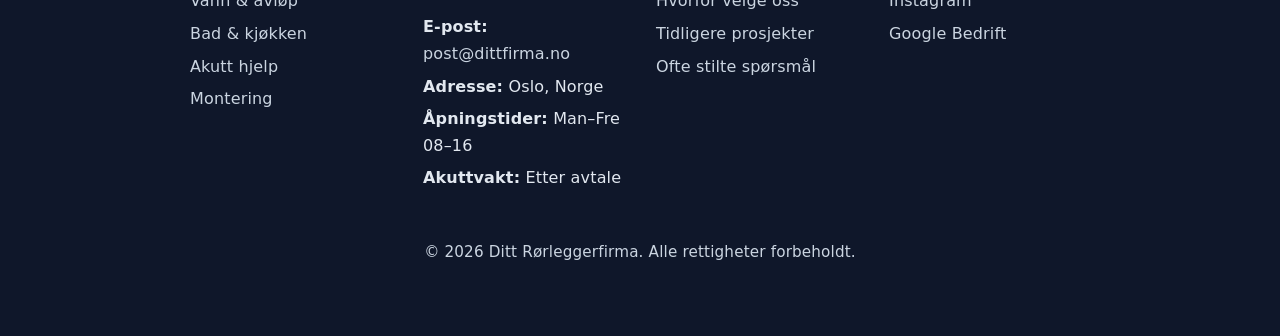
<file: tjenester.html>
<!DOCTYPE html>
<html lang="no">
<head>
    <meta charset="UTF-8">
    <meta name="viewport" content="width=device-width, initial-scale=1.0">
    <title>Tjenester – Rørlegger AS</title>
    <link rel="stylesheet" href="css/style.css">
</head>

<body>

    <header class="site-header">
        <div class="container header-inner">
            <div class="logo">
                <span class="logo-mark">R</span>
                <span class="logo-text">Rørlegger AS</span>
            </div>

            <nav class="main-nav">
                <a href="index.html">Hjem</a>
                <a href="tjenester.html" class="active">Tjenester</a>
                <a href="om-oss.html">Om oss</a>
                <a href="prosjekter.html">Prosjekter</a>
                <a href="priser.html">Priser</a>
                <a href="faq.html">FAQ</a>
                <a href="bestill-befaring.html">Bestill befaring</a>
                <a href="kontakt.html" class="nav-cta">Kontakt</a>
            </nav>
        </div>
    </header>

    <main>
<section class="subpage-hero">
    <div class="subpage-hero-bg" style="background-image: url('img/tjenester.jpg');"></div>
    <div class="container subpage-hero-inner">
        <h1>Våre tjenester</h1>
    </div>
</section>



        <section class="section">
            <div class="container services-grid">

                <div class="service-card">
                    <h3>Rørservice og reparasjoner</h3>
                    <p>Vi håndterer lekkasjer, tette rør, utskifting av koblinger og små reparasjoner.</p>
                </div>

                <div class="service-card">
                    <h3>Bad og kjøkken</h3>
                    <p>Montering av armatur, utskifting av rør, tilkobling av oppvaskmaskin og annet utstyr.</p>
                </div>

                <div class="service-card">
                    <h3>Feilsøking</h3>
                    <p>Vi finner årsaken til problemer og gir en ærlig vurdering av hva som lønner seg.</p>
                </div>

                <div class="service-card">
                    <h3>Prosjektsamarbeid</h3>
                    <p>Vi samarbeider med andre håndverkere i mindre prosjekter og rehabilitering.</p>
                </div>

            </div>
        </section>

    </main>

    <footer>
        <div class="footer-grid">

            <div>
                <h4>Tjenester</h4>
                <ul>
                    <li><a href="/tjenester.html">Rørservice</a></li>
                    <li><a href="/tjenester.html">Vann & avløp</a></li>
                    <li><a href="/tjenester.html">Bad & kjøkken</a></li>
                    <li><a href="/tjenester.html">Akutt hjelp</a></li>
                    <li><a href="/tjenester.html">Montering</a></li>
                </ul>
            </div>

            <div>
                <h4>Kontakt</h4>
                <ul>
                    <li><strong>Telefon:</strong> <a href="tel:+47XXXXXXXX">+47 XX XX XX XX</a></li>
                    <li><strong>E‑post:</strong> <a href="mailto:post@dittfirma.no">post@dittfirma.no</a></li>
                    <li><strong>Adresse:</strong> Oslo, Norge</li>
                    <li><strong>Åpningstider:</strong> Man–Fre 08–16</li>
                    <li><strong>Akuttvakt:</strong> Etter avtale</li>
                </ul>
            </div>

            <div>
                <h4>Om oss</h4>
                <ul>
                    <li><a href="/om-oss.html">Vår historie</a></li>
                    <li><a href="/om-oss.html">Hvorfor velge oss</a></li>
                    <li><a href="/prosjekter.html">Tidligere prosjekter</a></li>
                    <li><a href="/faq.html">Ofte stilte spørsmål</a></li>
                </ul>
            </div>

            <div>
                <h4>Følg oss</h4>
                <ul>
                    <li><a href="#">Facebook</a></li>
                    <li><a href="#">Instagram</a></li>
                    <li><a href="#">Google Bedrift</a></li>
                </ul>
            </div>

        </div>

        <p>© 2026 Ditt Rørleggerfirma. Alle rettigheter forbeholdt.</p>
    </footer>

</body>
</html>
</file>
<file: css/style.css>
/* =========================================================
   1. ROOT-VARIABLER
   ========================================================= */

:root {
    --primary: #2563eb;
    --primary-dark: #1e40af;
    --primary-light: #dbeafe;

    --accent: #38bdf8;
    --accent-dark: #0ea5e9;

    --neutral-light: #f8fafc;
    --neutral-mid: #e2e8f0;
    --neutral-border: #cbd5e1;

    --text-main: #0f172a;
    --text-secondary: #334155;
    --text-muted: #64748b;

    --card-bg: #ffffff;

    --radius: 14px;
    --shadow-soft: 0 12px 32px rgba(15, 23, 42, 0.12);

    --transition: 0.25s ease;
    --max-width: 1200px;
    --font-main: system-ui, -apple-system, BlinkMacSystemFont, "Segoe UI", sans-serif;
}

/* =========================================================
   2. RESET
   ========================================================= */

*,
*::before,
*::after {
    box-sizing: border-box;
}

body {
    margin: 0;
    font-family: var(--font-main);
    font-size: 1rem;
    line-height: 1.65;
    letter-spacing: 0.01em;
    background: #e5e7eb;
    color: var(--text-main);
}

/* =========================================================
   3. LAYOUT
   ========================================================= */

.container {
    max-width: var(--max-width);
    width: 90%;
    margin: 0 auto;
}

.section {
    padding: 5rem 0 5.5rem;
    background: var(--neutral-light);
}

.section-alt {
    background: var(--neutral-mid);
}

.section h2 {
    text-align: center;
    margin-bottom: 1.8rem;
    font-size: 1.9rem;
    font-weight: 700;
    letter-spacing: -0.01em;
}

.section-intro {
    max-width: 650px;
    margin: 0 auto 2.5rem;
    text-align: center;
    color: var(--text-muted);
    line-height: 1.7;
}

/* =========================================================
   4. HEADER
   ========================================================= */

.site-header {
    position: sticky;
    top: 0;
    z-index: 20;
    background: rgba(15, 23, 42, 0.96);
    backdrop-filter: blur(10px);
    border-bottom: 1px solid rgba(148, 163, 184, 0.3);
}

.header-inner {
    display: flex;
    align-items: center;
    justify-content: space-between;
    padding: 0.75rem 0;
}

.logo {
    display: flex;
    align-items: center;
    gap: 0.5rem;
    color: #e5e7eb;
    font-weight: 600;
}

.logo-mark {
    width: 32px;
    height: 32px;
    border-radius: 999px;
    background: radial-gradient(circle at 30% 30%, var(--accent), #0f172a);
    display: inline-flex;
    align-items: center;
    justify-content: center;
    font-weight: 700;
    color: #e5e7eb;
    font-size: 0.95rem;
}

.main-nav {
    display: flex;
    align-items: center;
    gap: 1rem;
    font-size: 0.95rem;
}

.main-nav a {
    color: #cbd5f5;
    text-decoration: none;
    padding: 0.35rem 0.6rem;
    border-radius: 999px;
    transition: var(--transition);
}

.main-nav a:hover {
    background: rgba(148, 163, 184, 0.2);
}

.nav-cta {
    background: var(--accent);
    color: #0f172a;
    font-weight: 600;
}

.nav-cta:hover {
    background: var(--accent-dark);
}

/* =========================================================
   HERO – optimalisert for mørkt industrielt bilde
   ========================================================= */

.hero {
    position: relative;
    padding: 4.5rem 0 5rem;
    color: #ffffff;
}

.hero::before {
    content: "";
    position: absolute;
    inset: 0;
    background-image: url("../img/hero-industrial.jpg");
    background-size: cover;
    background-position: center;
    opacity: 0.45;
    filter: grayscale(15%) brightness(0.85) contrast(0.95);
    z-index: -1;
}

.hero-bg-overlay {
    position: absolute;
    inset: 0;
    background: linear-gradient(
        to bottom,
        rgba(0, 0, 0, 0.55),
        rgba(0, 0, 0, 0.70)
    );
    z-index: -2;
}

.hero-inner {
    position: relative;
    display: grid;
    grid-template-columns: minmax(0, 3fr) minmax(0, 2fr);
    gap: 2.5rem;
    align-items: center;
}

.hero-text h1 {
    font-size: clamp(2.4rem, 3vw + 1rem, 3.2rem);
    color: #ffffff;
    margin-bottom: 1rem;
    text-shadow: 0 8px 28px rgba(0, 0, 0, 0.85);
    letter-spacing: -0.01em;
}

.hero-text p {
    color: #f1f5f9;
    font-size: 1.15rem;
    line-height: 1.75;
    margin-bottom: 1.25rem;
    text-shadow: 0 6px 22px rgba(0, 0, 0, 0.75);
}

.hero-badge {
    background: rgba(0, 0, 0, 0.75);
    border-radius: var(--radius);
    padding: 1.6rem 1.8rem;
    box-shadow: 0 18px 45px rgba(0, 0, 0, 0.45);
    border: 1px solid rgba(255, 255, 255, 0.15);
}

.hero-badge p {
    margin: 0 0 0.25rem;
    font-weight: 600;
    color: #ffffff;
}

.hero-badge span {
    font-size: 0.9rem;
    color: #e2e8f0;
}

@media (max-width: 800px) {
    .hero {
        padding: 3.5rem 0 4rem;
    }

    .hero-inner {
        grid-template-columns: 1fr;
    }

    .hero-text h1 {
        font-size: 2.1rem;
    }

    .hero-text p {
        font-size: 1rem;
    }
}

/* =========================================================
   6. KNAPPER
   ========================================================= */

.btn {
    display: inline-flex;
    align-items: center;
    justify-content: center;
    padding: 0.85rem 1.6rem;
    border-radius: 10px;
    font-weight: 600;
    font-size: 1rem;
    background: var(--primary);
    color: #ffffff;
    border: none;
    transition: var(--transition);
    box-shadow: 0 6px 18px rgba(37, 99, 235, 0.25);
}

.btn:hover {
    background: var(--primary-dark);
    transform: translateY(-2px);
    box-shadow: 0 10px 28px rgba(37, 99, 235, 0.35);
}

/* =========================================================
   7. GRID / KORT
   ========================================================= */

.grid {
    display: grid;
    gap: 2rem;
}

.card,
.service-card,
.process-step,
.review {
    background: var(--card-bg);
    border-radius: var(--radius);
    padding: 1.9rem 2rem;
    border: 1px solid rgba(226, 232, 240, 0.7);
    box-shadow: var(--shadow-soft);
}

.card h3,
.service-card h3,
.process-step h3 {
    font-size: 1.15rem;
    font-weight: 600;
    margin-bottom: 0.6rem;
}

.card p,
.service-card p,
.process-step p,
.review p {
    font-size: 1rem;
    line-height: 1.7;
    color: var(--text-muted);
}

/* =========================================================
   8. FOOTER
   ========================================================= */

footer {
    background: #0f172a;
    color: #e2e8f0;
    padding: 3.5rem 0;
    border-top: 1px solid rgba(255, 255, 255, 0.08);
}

.footer-grid {
    display: grid;
    grid-template-columns: repeat(auto-fit, minmax(180px, 1fr));
    gap: 2rem;
    max-width: 900px;
    margin: 0 auto 2rem;
}

.footer-grid h4 {
    color: #f1f5f9;
    font-size: 1.05rem;
    margin-bottom: 0.8rem;
    font-weight: 600;
}

.footer-grid ul {
    list-style: none;
    padding: 0;
}

.footer-grid li {
    margin: 0.4rem 0;
}

.footer-grid a {
    color: #cbd5e1;
    text-decoration: none;
    transition: var(--transition);
}

.footer-grid a:hover {
    color: #ffffff;
}

footer p {
    text-align: center;
    margin-top: 2rem;
    font-size: 0.95rem;
    color: #cbd5e1;
}

/* =========================================================
   9. RESPONSIVITET
   ========================================================= */

@media (max-width: 800px) {
    .hero-inner {
        grid-template-columns: 1fr;
    }

    .main-nav {
        display: none;
    }

    footer {
        padding: 2.8rem 0;
    }
}

/* =========================================================
   SUBPAGE HERO – JUSTERT FOR Å VISE HELE BILDET
   ========================================================= */

.subpage-hero {
    position: relative;
    height: 480px; /* ØKT HØYDE FOR Å FÅ HELE PERSONEN MED */
    display: flex;
    align-items: center;
    justify-content: center;
    text-align: center;
    color: #ffffff;
    overflow: hidden;
    margin-bottom: 2.5rem;
}

.subpage-hero-bg {
    position: absolute;
    inset: 0;
    background-size: cover;
    background-position: top; /* VIKTIG FOR Å FÅ HELE PERSONEN MED */
    background-repeat: no-repeat;
    z-index: -2;
    filter: grayscale(12%) brightness(0.78) contrast(1.05);
}

.subpage-hero::after {
    content: "";
    position: absolute;
    inset: 0;
    background: linear-gradient(
        to bottom,
        rgba(0, 0, 0, 0.55),
        rgba(0, 0, 0, 0.75)
    );
    z-index: -1;
}

.subpage-hero-inner {
    position: relative;
    z-index: 2;
}

.subpage-hero-inner h1 {
    font-size: clamp(2.2rem, 3vw + 1rem, 3rem);
    margin: 0;
    font-weight: 700;
    text-shadow: 0 8px 28px rgba(0, 0, 0, 0.85);
}

.subpage-hero-inner p {
    margin-top: 0.6rem;
    font-size: 1.15rem;
    color: #e2e8f0;
    text-shadow: 0 6px 22px rgba(0, 0, 0, 0.75);
}
</file>
